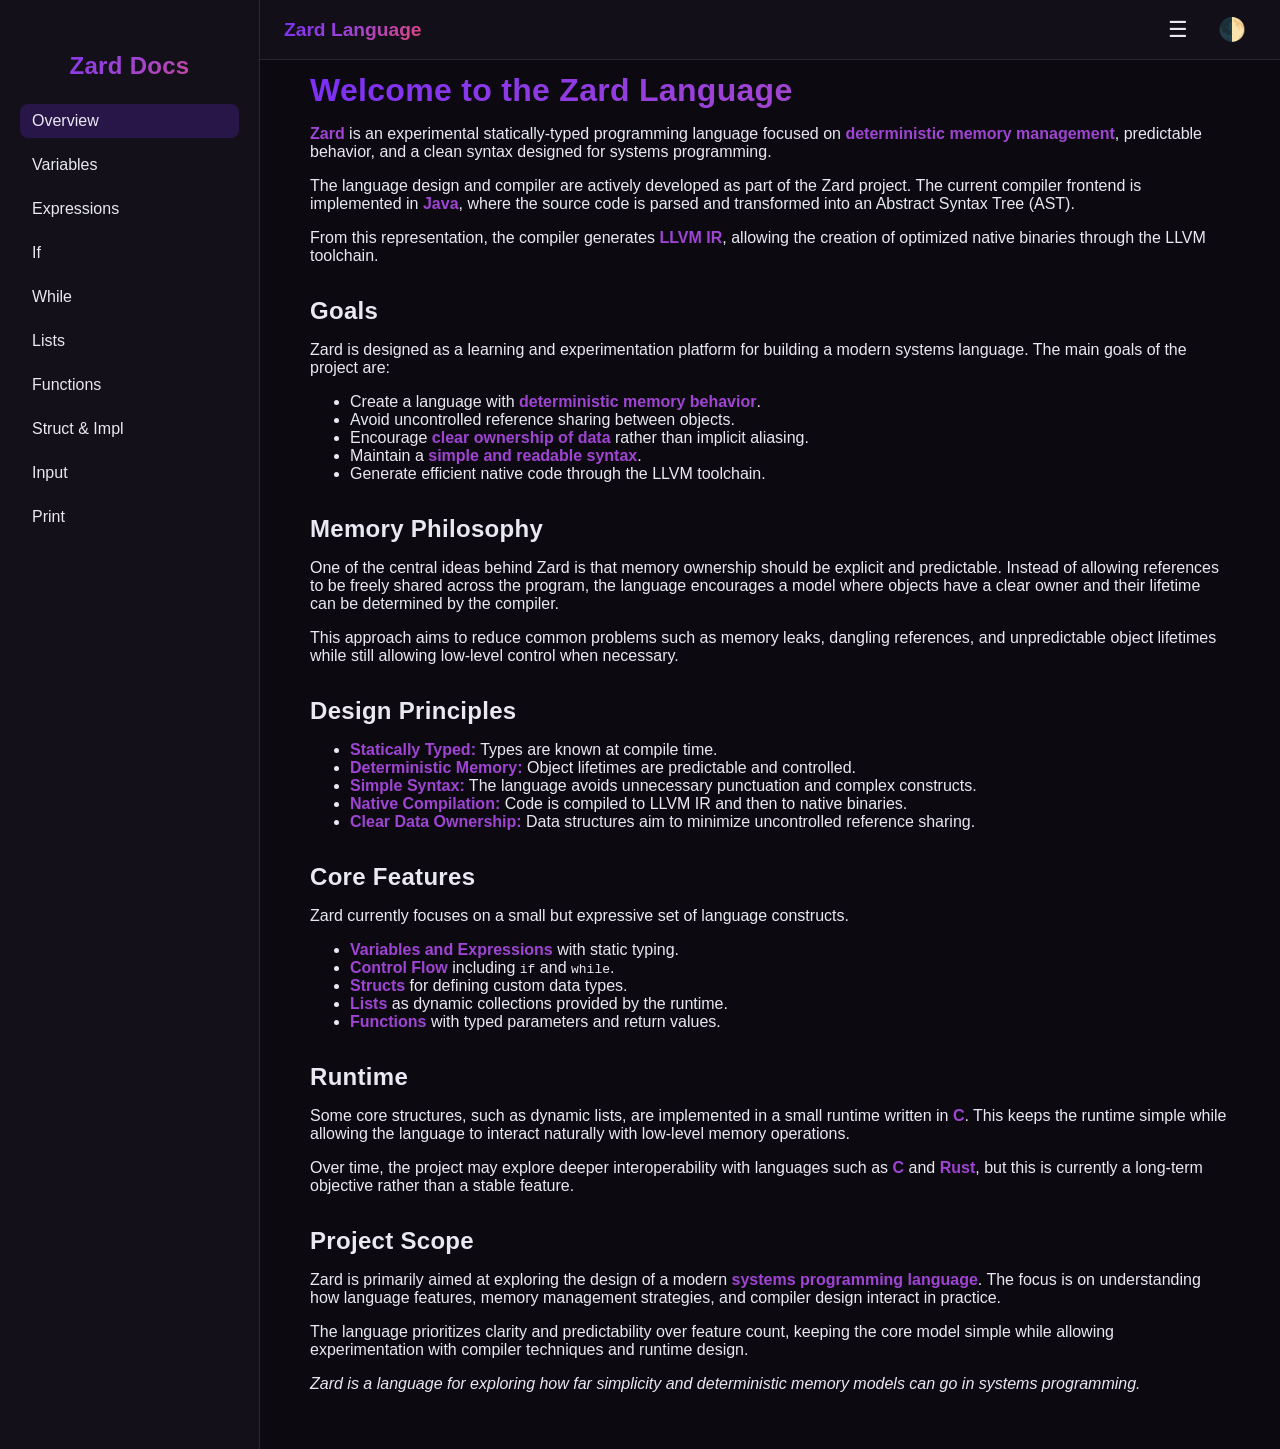
<file: index.html>
<!DOCTYPE html>

<html lang="en">
<head>
<meta charset="UTF-8">
<meta name="viewport" content="width=device-width, initial-scale=1.0">
<title>Zard Language — Overview</title>
<link rel="stylesheet" href="style.css">
</head>

<body>

<div id="sidebar">
<h2>Zard Docs</h2>
<a href="index.html" style="background: rgba(123,47,247,0.2);">Overview</a>
<a href="variables.html">Variables</a>
<a href="expression.html">Expressions</a>
<a href="if.html">If</a>
<a href="while.html">While</a>
<a href="lists.html">Lists</a>
<a href="function.html">Functions</a>
<a href="structs.html">Struct & Impl</a>
<a href="input.html">Input</a>
<a href="print.html">Print</a>
</div>

<div id="content">

<div id="topbar">
<div id="logo">Zard Language</div>
<div class="top-buttons">
<button id="toggleSidebar">☰</button>
<button id="toggleTheme">🌓</button>
</div>
</div>

<section id="overview">

<h1>Welcome to the Zard Language</h1>

<p>
<strong>Zard</strong> is an experimental statically-typed programming language focused on
<strong>deterministic memory management</strong>, predictable behavior, and a clean syntax
designed for systems programming.
</p>

<p>
The language design and compiler are actively developed as part of the Zard project.
The current compiler frontend is implemented in <strong>Java</strong>, where the source code
is parsed and transformed into an Abstract Syntax Tree (AST).
</p>

<p>
From this representation, the compiler generates <strong>LLVM IR</strong>, allowing the
creation of optimized native binaries through the LLVM toolchain.
</p>

<h2>Goals</h2>

<p>
Zard is designed as a learning and experimentation platform for building a modern
systems language. The main goals of the project are:
</p>

<ul>
<li>Create a language with <strong>deterministic memory behavior</strong>.</li>
<li>Avoid uncontrolled reference sharing between objects.</li>
<li>Encourage <strong>clear ownership of data</strong> rather than implicit aliasing.</li>
<li>Maintain a <strong>simple and readable syntax</strong>.</li>
<li>Generate efficient native code through the LLVM toolchain.</li>
</ul>

<h2>Memory Philosophy</h2>

<p>
One of the central ideas behind Zard is that memory ownership should be explicit
and predictable. Instead of allowing references to be freely shared across the
program, the language encourages a model where objects have a clear owner and
their lifetime can be determined by the compiler.
</p>

<p>
This approach aims to reduce common problems such as memory leaks, dangling
references, and unpredictable object lifetimes while still allowing low-level
control when necessary.
</p>

<h2>Design Principles</h2>

<ul>
<li><strong>Statically Typed:</strong> Types are known at compile time.</li>
<li><strong>Deterministic Memory:</strong> Object lifetimes are predictable and controlled.</li>
<li><strong>Simple Syntax:</strong> The language avoids unnecessary punctuation and complex constructs.</li>
<li><strong>Native Compilation:</strong> Code is compiled to LLVM IR and then to native binaries.</li>
<li><strong>Clear Data Ownership:</strong> Data structures aim to minimize uncontrolled reference sharing.</li>
</ul>

<h2>Core Features</h2>

<p>
Zard currently focuses on a small but expressive set of language constructs.
</p>

<ul>
<li><strong>Variables and Expressions</strong> with static typing.</li>
<li><strong>Control Flow</strong> including <code>if</code> and <code>while</code>.</li>
<li><strong>Structs</strong> for defining custom data types.</li>
<li><strong>Lists</strong> as dynamic collections provided by the runtime.</li>
<li><strong>Functions</strong> with typed parameters and return values.</li>
</ul>

<h2>Runtime</h2>

<p>
Some core structures, such as dynamic lists, are implemented in a small runtime
written in <strong>C</strong>. This keeps the runtime simple while allowing the language
to interact naturally with low-level memory operations.
</p>

<p>
Over time, the project may explore deeper interoperability with languages such
as <strong>C</strong> and <strong>Rust</strong>, but this is currently a long-term objective rather
than a stable feature.
</p>

<h2>Project Scope</h2>

<p>
Zard is primarily aimed at exploring the design of a modern
<strong>systems programming language</strong>. The focus is on understanding how
language features, memory management strategies, and compiler design interact
in practice.
</p>

<p>
The language prioritizes clarity and predictability over feature count,
keeping the core model simple while allowing experimentation with compiler
techniques and runtime design.
</p>

<p><em>Zard is a language for exploring how far simplicity and deterministic
memory models can go in systems programming.</em></p>

</section>

</div>

<script src="script.js"></script>

</body>
</html>
</file>
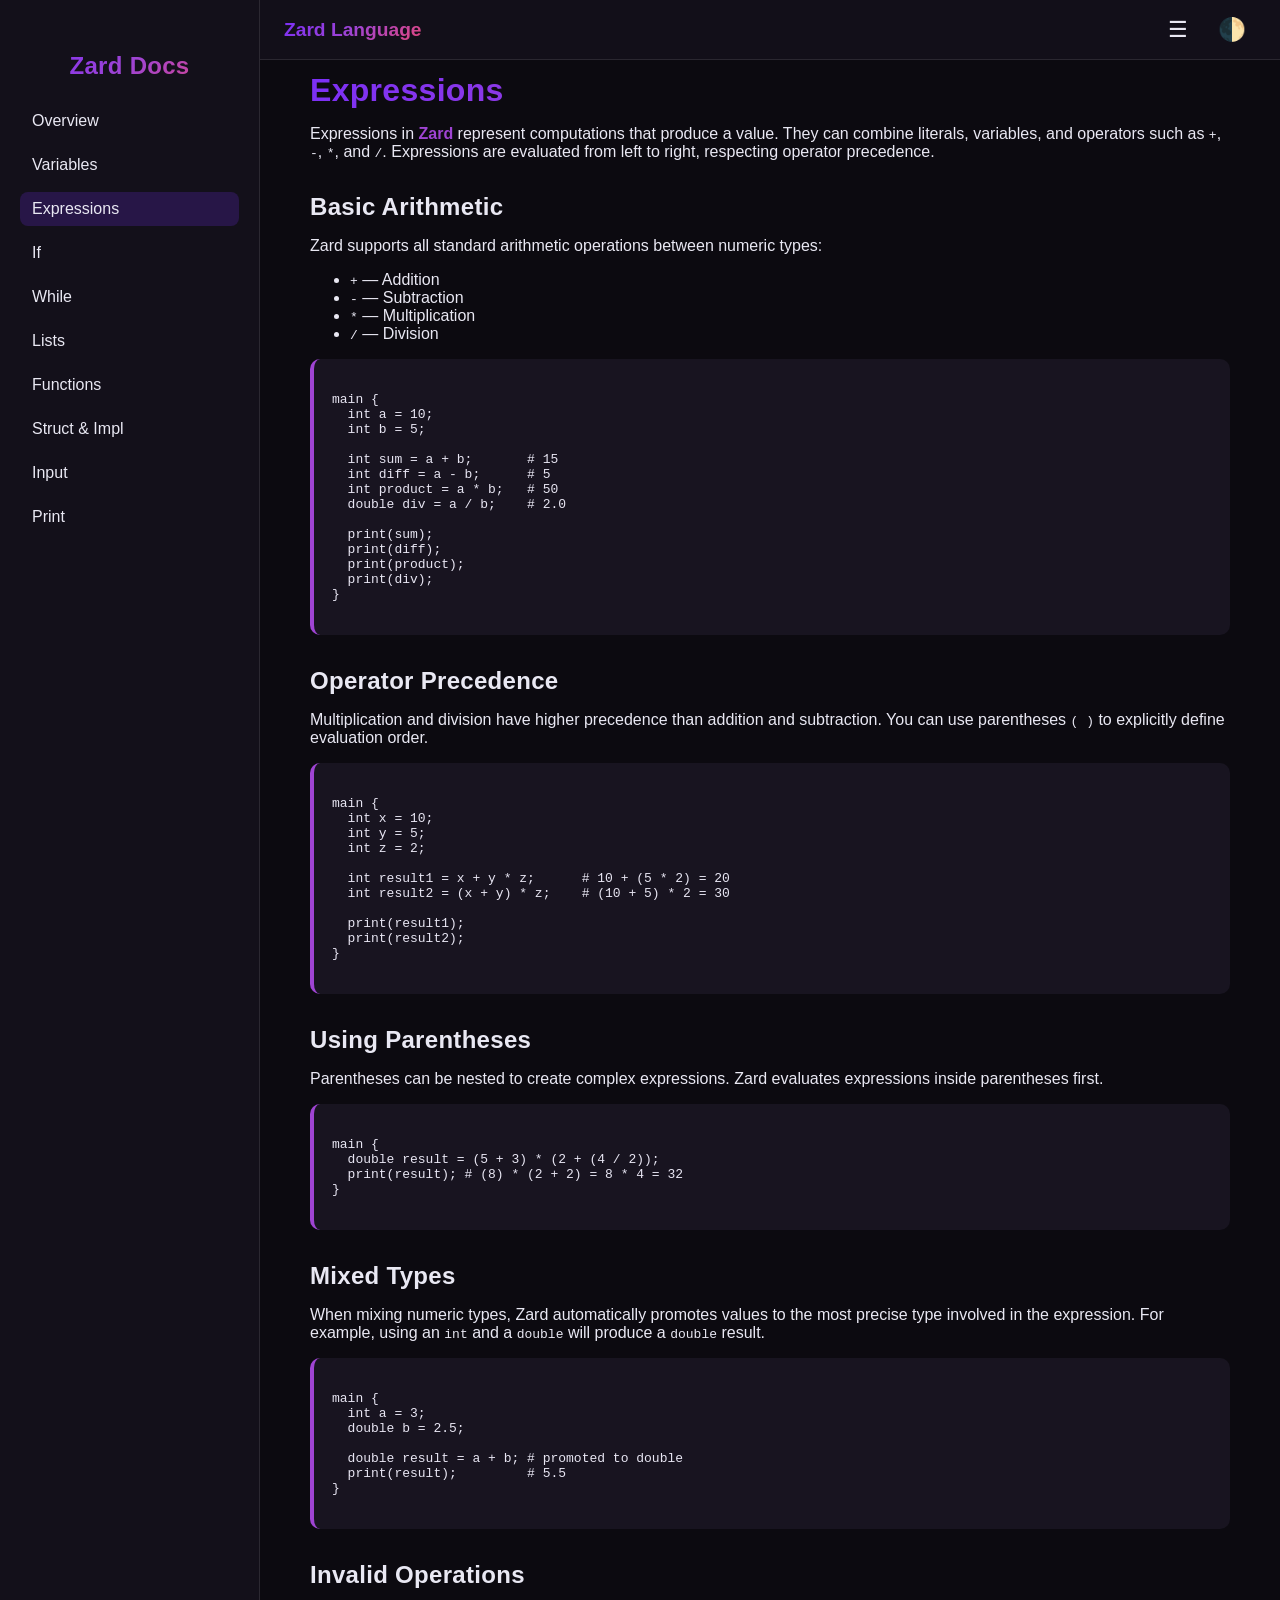
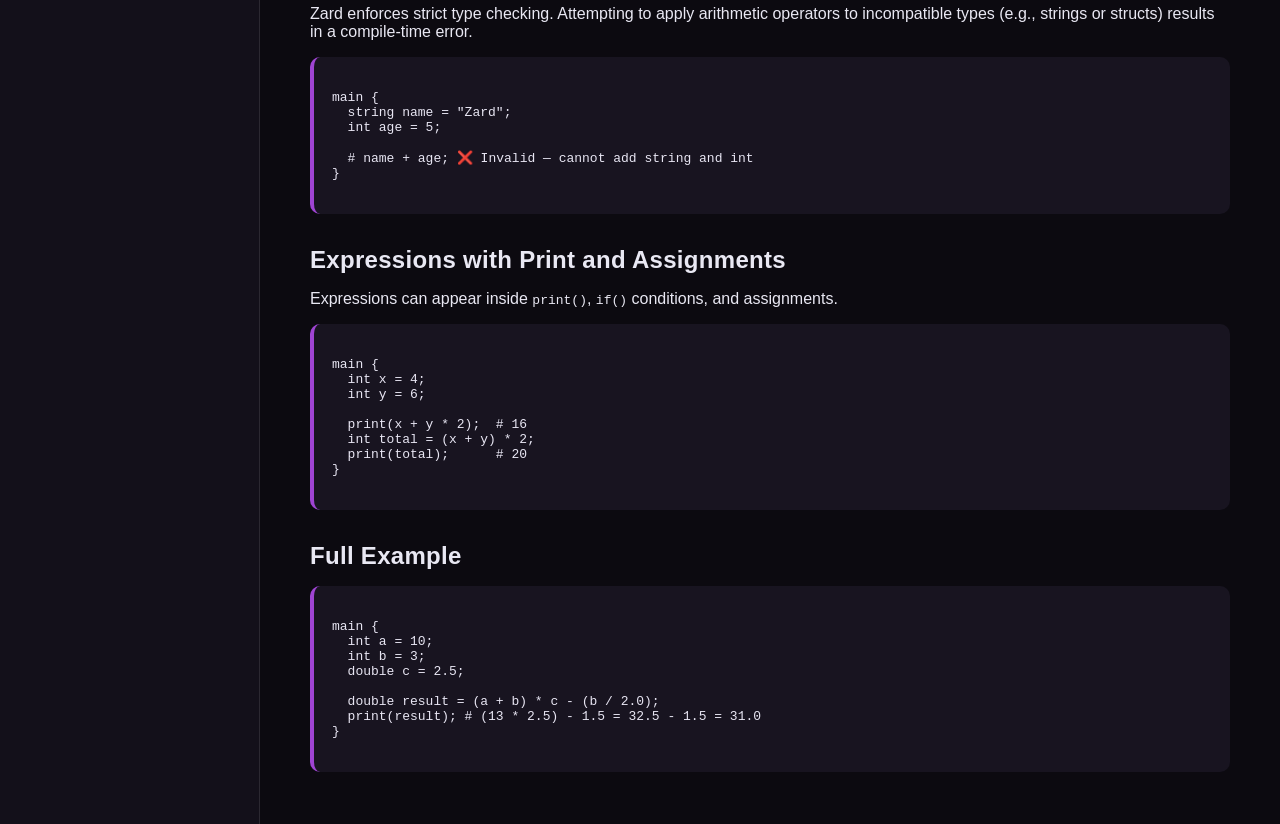
<file: expression.html>
<!DOCTYPE html>
<html lang="en">
<head>
  <meta charset="UTF-8">
  <meta name="viewport" content="width=device-width, initial-scale=1.0">
  <title>Zard Language — Expressions</title>
  <link rel="stylesheet" href="style.css">
</head>
<body>
  <div id="sidebar">
    <h2>Zard Docs</h2>
    <a href="index.html">Overview</a>
    <a href="variables.html">Variables</a>
    <a href="expression.html" style="background: rgba(123,47,247,0.2);">Expressions</a>
    <a href="if.html">If</a>
    <a href="while.html">While</a>
    <a href="lists.html">Lists</a>
    <a href="function.html">Functions</a>
     <a href="structs.html">Struct & Impl</a>
    <a href="input.html">Input</a>
    <a href="print.html">Print</a>
  </div>

  <div id="content">
    <div id="topbar">
      <div id="logo">Zard Language</div>
      <div class="top-buttons">
        <button id="toggleSidebar">☰</button>
        <button id="toggleTheme">🌓</button>
      </div>
    </div>

    <section id="expressions">
      <h1>Expressions</h1>
      <p>
        Expressions in <strong>Zard</strong> represent computations that produce a value.  
        They can combine literals, variables, and operators such as <code>+</code>, <code>-</code>, <code>*</code>, and <code>/</code>.  
        Expressions are evaluated from left to right, respecting operator precedence.
      </p>

      <h2>Basic Arithmetic</h2>
      <p>
        Zard supports all standard arithmetic operations between numeric types:
      </p>
      <ul>
        <li><code>+</code> — Addition</li>
        <li><code>-</code> — Subtraction</li>
        <li><code>*</code> — Multiplication</li>
        <li><code>/</code> — Division</li>
      </ul>

      <pre><code class="language-zard">
main {
  int a = 10;
  int b = 5;

  int sum = a + b;       # 15
  int diff = a - b;      # 5
  int product = a * b;   # 50
  double div = a / b;    # 2.0

  print(sum);
  print(diff);
  print(product);
  print(div);
}
      </code></pre>

      <h2>Operator Precedence</h2>
      <p>
        Multiplication and division have higher precedence than addition and subtraction.  
        You can use parentheses <code>( )</code> to explicitly define evaluation order.
      </p>
      <pre><code class="language-zard">
main {
  int x = 10;
  int y = 5;
  int z = 2;

  int result1 = x + y * z;      # 10 + (5 * 2) = 20
  int result2 = (x + y) * z;    # (10 + 5) * 2 = 30

  print(result1);
  print(result2);
}
      </code></pre>

      <h2>Using Parentheses</h2>
      <p>
        Parentheses can be nested to create complex expressions.  
        Zard evaluates expressions inside parentheses first.
      </p>
      <pre><code class="language-zard">
main {
  double result = (5 + 3) * (2 + (4 / 2));
  print(result); # (8) * (2 + 2) = 8 * 4 = 32
}
      </code></pre>

      <h2>Mixed Types</h2>
      <p>
        When mixing numeric types, Zard automatically promotes values to the most precise type involved in the expression.  
        For example, using an <code>int</code> and a <code>double</code> will produce a <code>double</code> result.
      </p>
      <pre><code class="language-zard">
main {
  int a = 3;
  double b = 2.5;

  double result = a + b; # promoted to double
  print(result);         # 5.5
}
      </code></pre>

      <h2>Invalid Operations</h2>
      <p>
        Zard enforces strict type checking.  
        Attempting to apply arithmetic operators to incompatible types (e.g., strings or structs) results in a compile-time error.
      </p>
      <pre><code class="language-zard">
main {
  string name = "Zard";
  int age = 5;

  # name + age; ❌ Invalid — cannot add string and int
}
      </code></pre>

      <h2>Expressions with Print and Assignments</h2>
      <p>
        Expressions can appear inside <code>print()</code>, <code>if()</code> conditions, and assignments.
      </p>
      <pre><code class="language-zard">
main {
  int x = 4;
  int y = 6;

  print(x + y * 2);  # 16
  int total = (x + y) * 2;
  print(total);      # 20
}
      </code></pre>

      <h2>Full Example</h2>
      <pre><code class="language-zard">
main {
  int a = 10;
  int b = 3;
  double c = 2.5;

  double result = (a + b) * c - (b / 2.0);
  print(result); # (13 * 2.5) - 1.5 = 32.5 - 1.5 = 31.0
}
      </code></pre>
    </section>
  </div>

  <script src="script.js"></script>
</body>
</html>
</file>
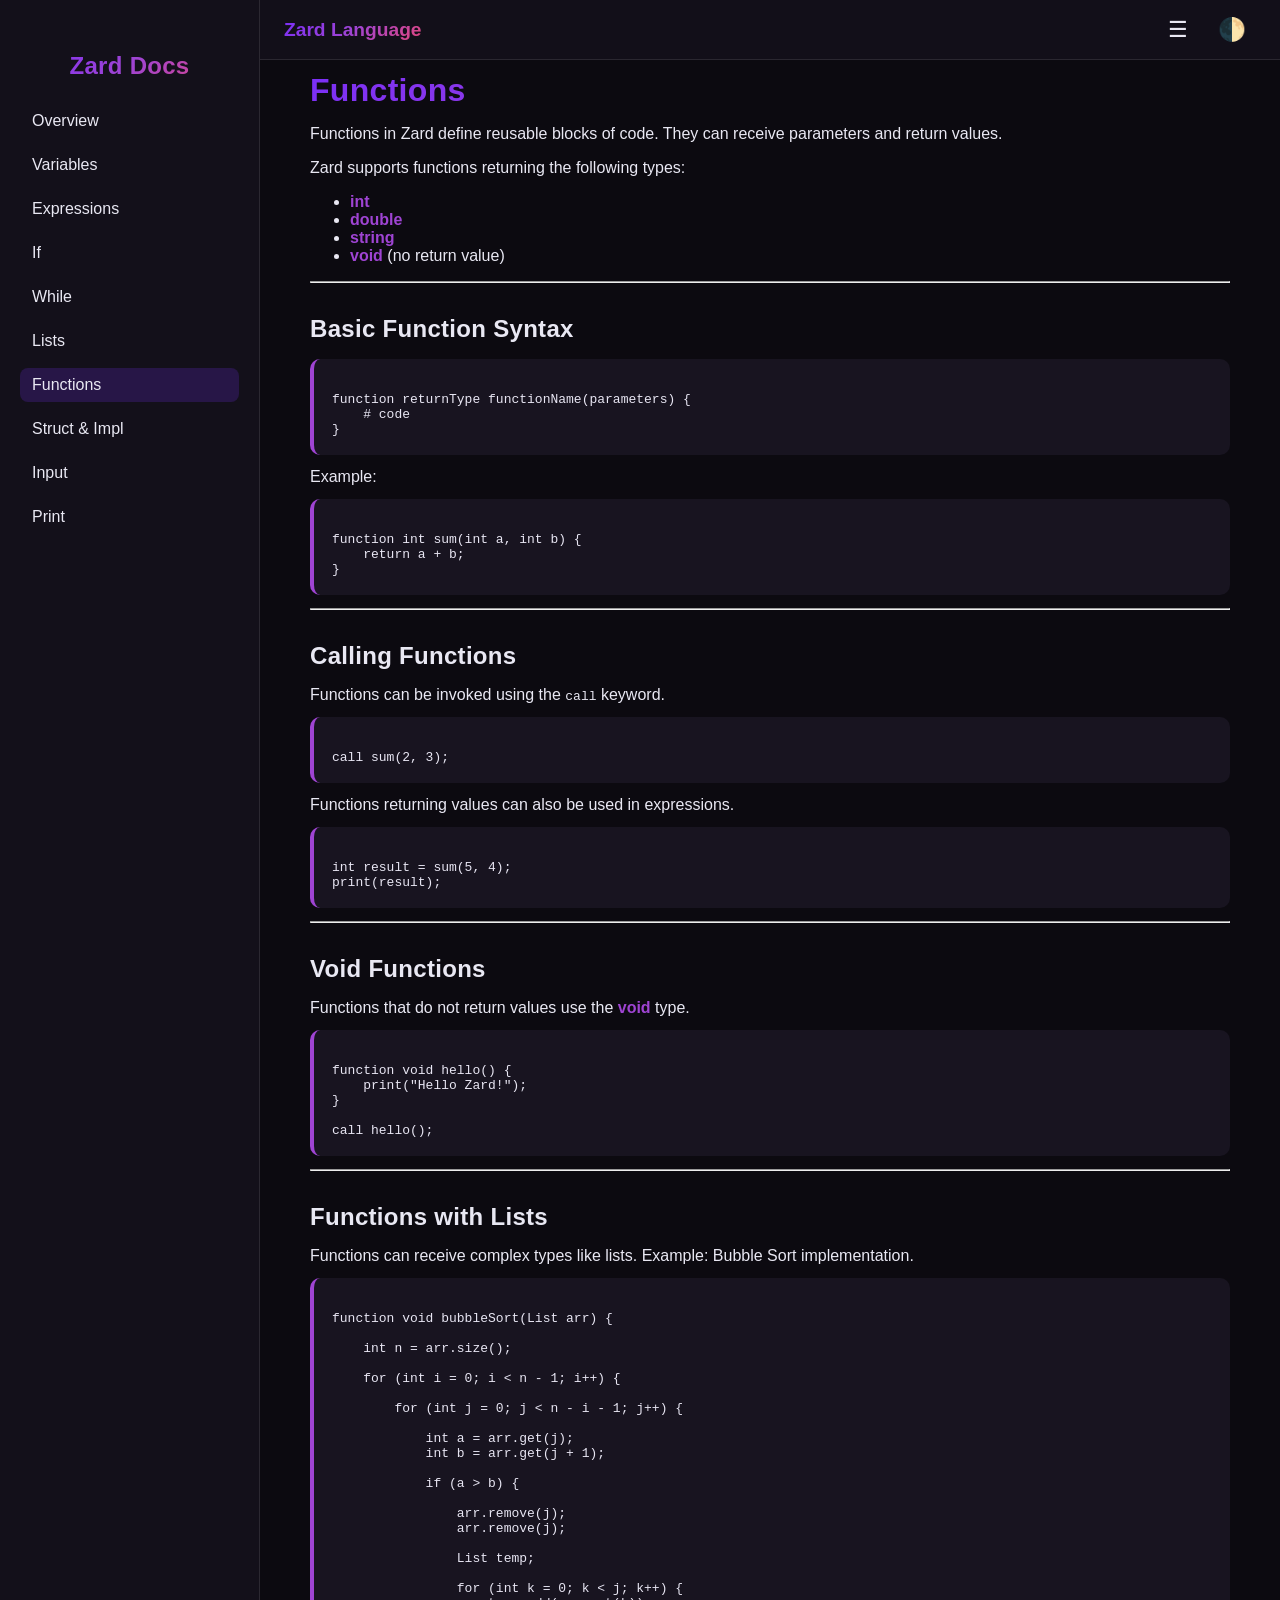
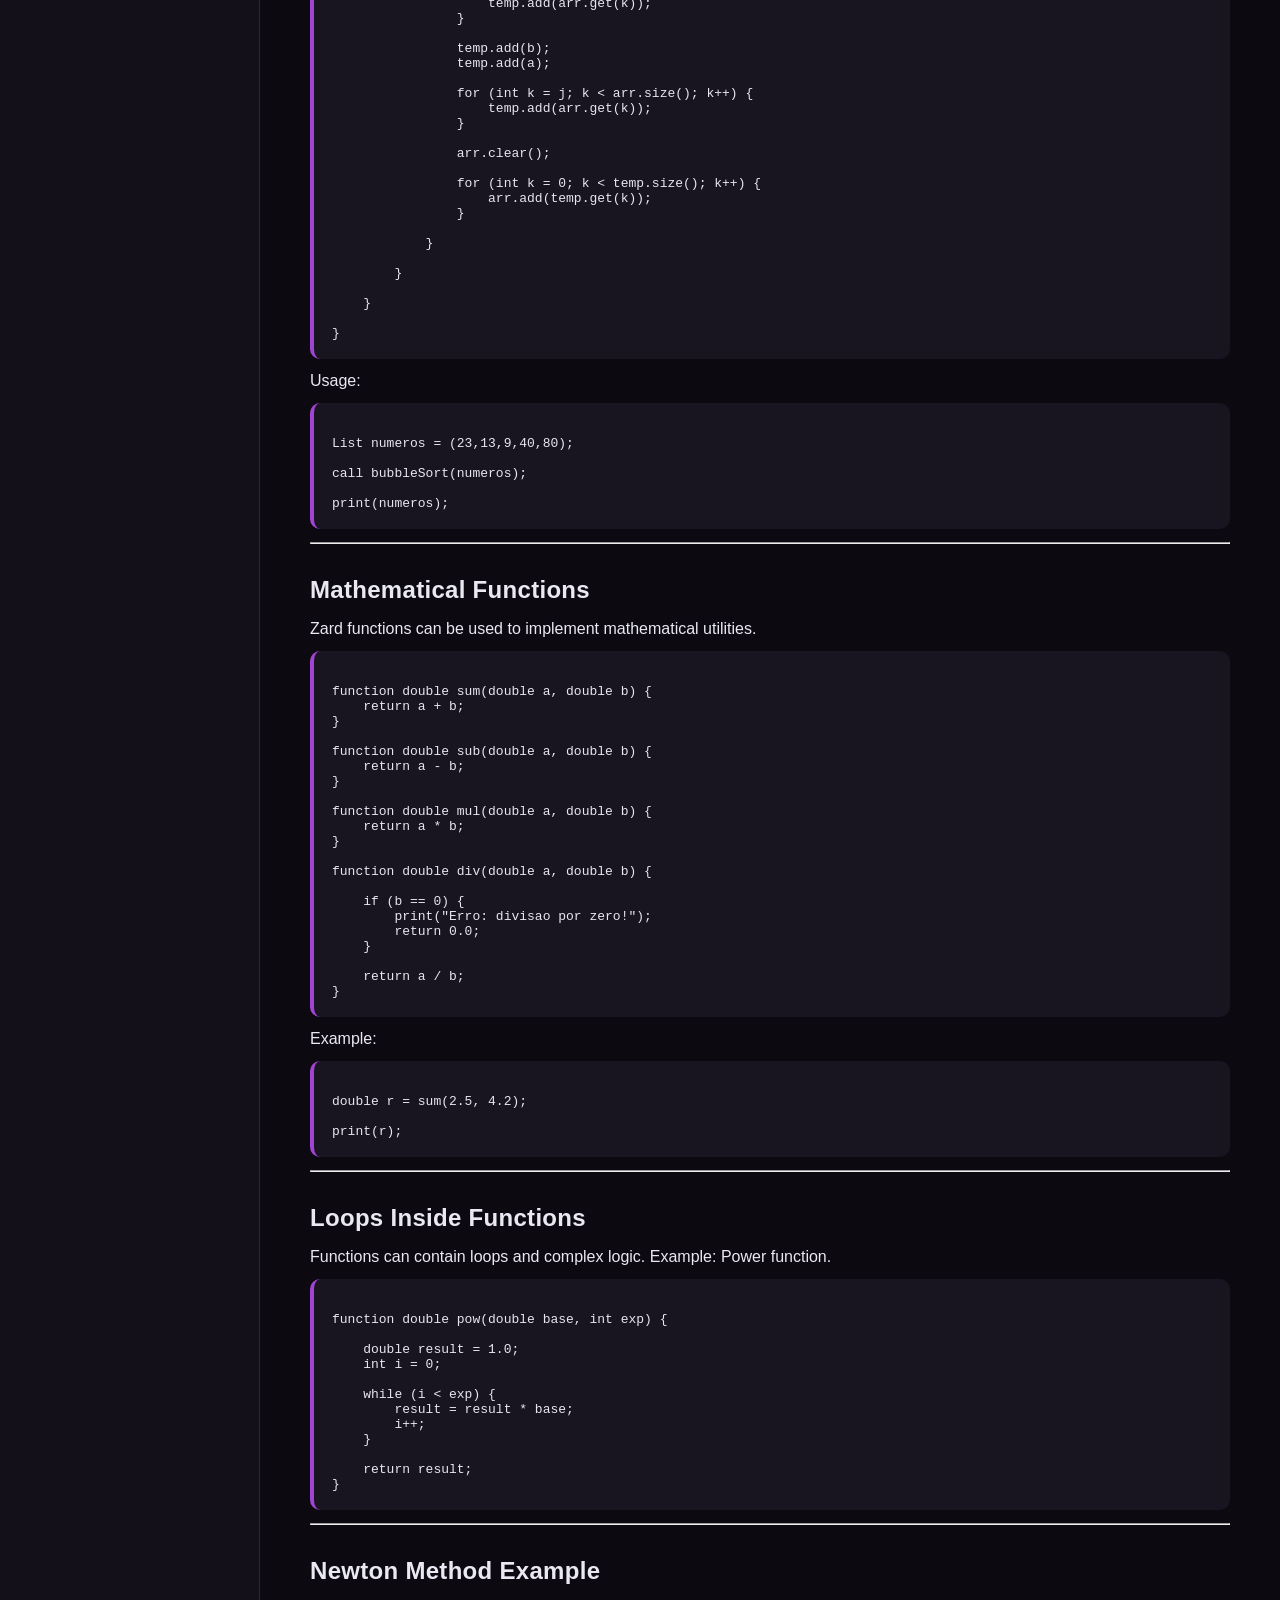
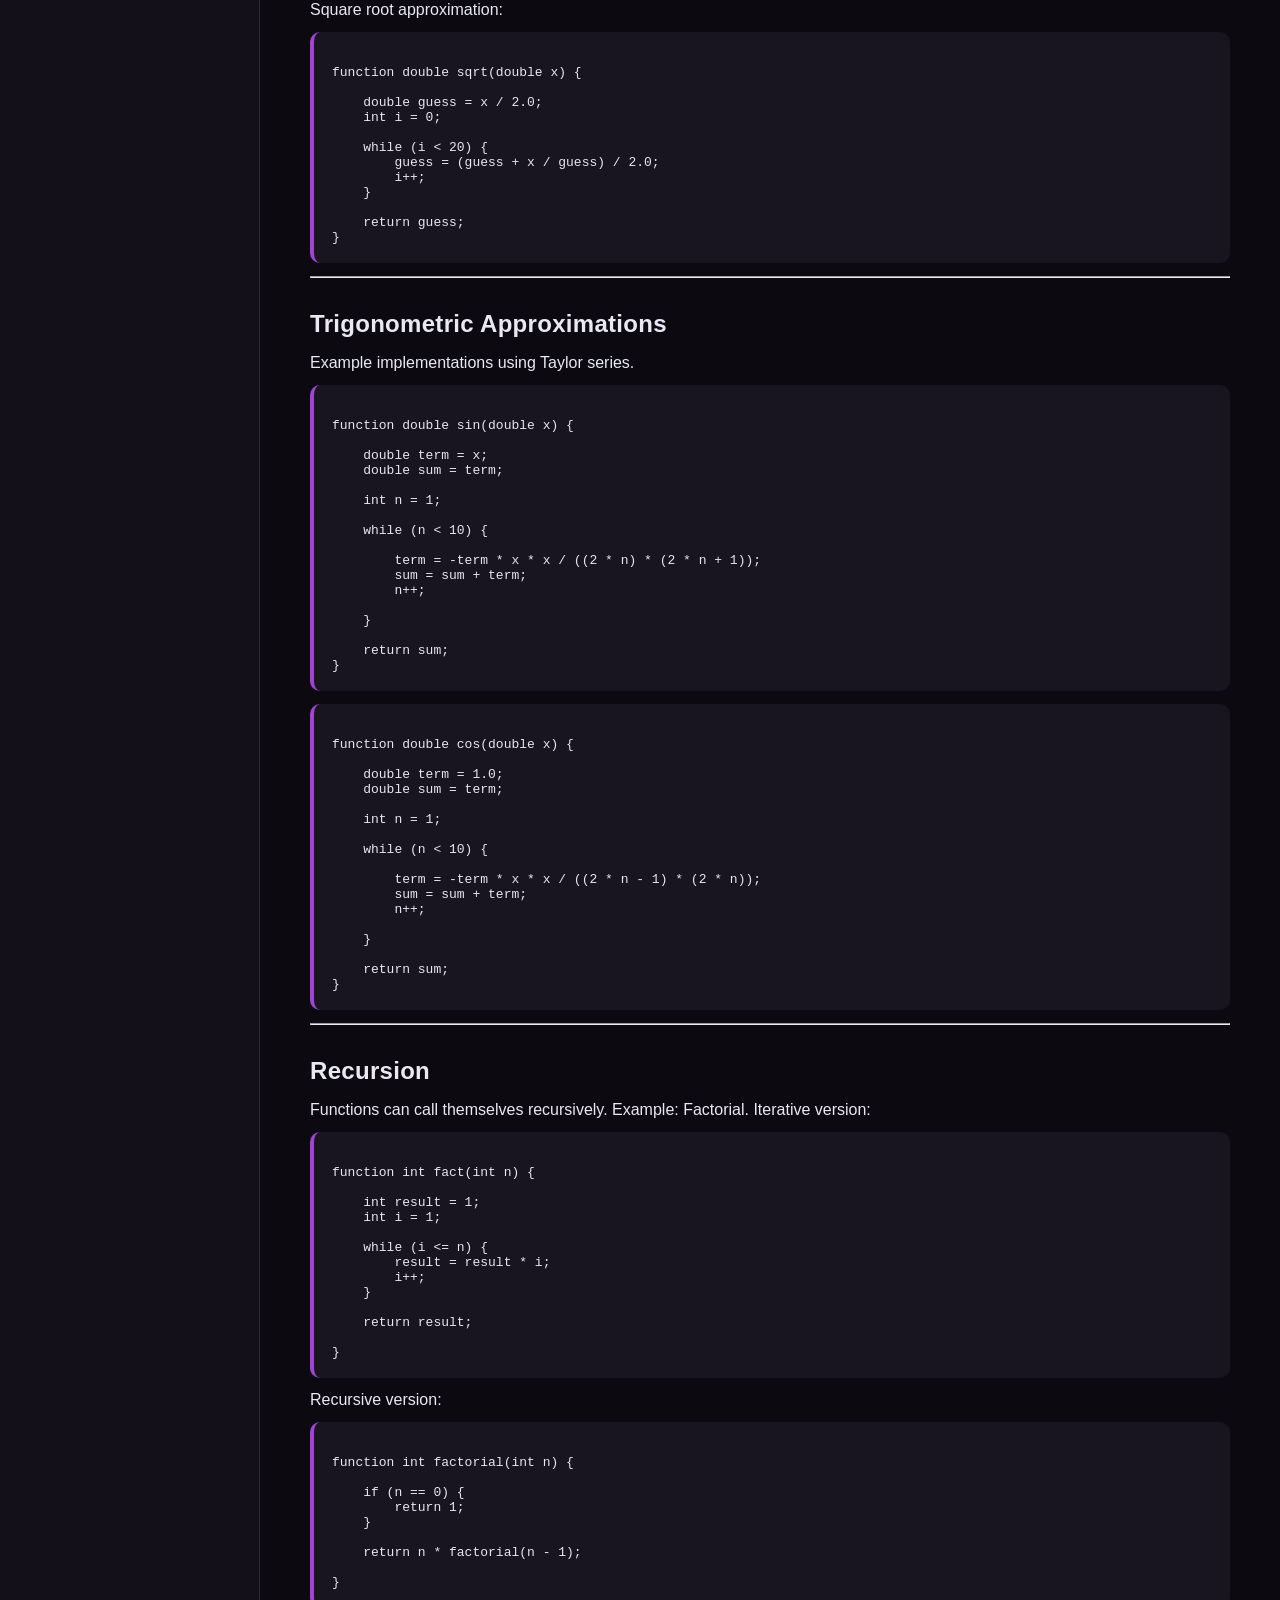
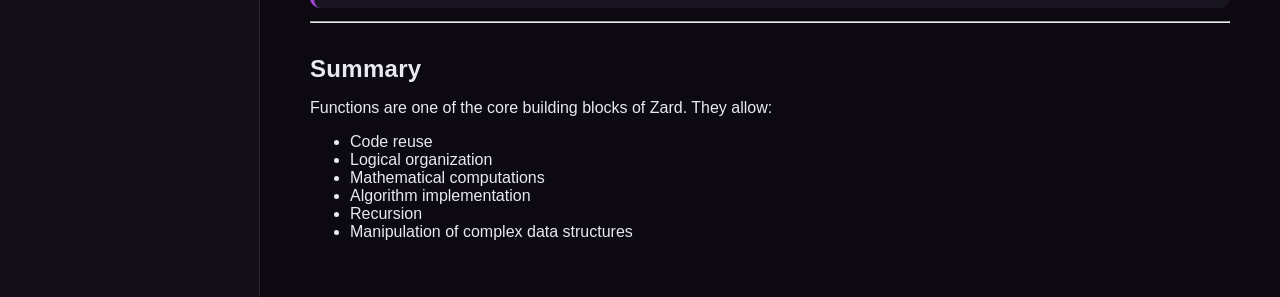
<file: function.html>
<!DOCTYPE html>

<html lang="en">

<head>
<meta charset="UTF-8">
<meta name="viewport" content="width=device-width, initial-scale=1.0">
<title>Zard Language — Functions</title>
<link rel="stylesheet" href="style.css">
</head>

<body>

<div id="sidebar">
<h2>Zard Docs</h2>
<a href="index.html">Overview</a>
<a href="variables.html">Variables</a>
<a href="expression.html">Expressions</a>
<a href="if.html">If</a>
<a href="while.html">While</a>
<a href="lists.html">Lists</a>
<a href="functions.html" style="background: rgba(123,47,247,0.2);">Functions</a>
<a href="structs.html">Struct & Impl</a>
<a href="input.html">Input</a>
<a href="print.html">Print</a>
</div>

<div id="content">

<div id="topbar">
<div id="logo">Zard Language</div>

<div class="top-buttons">
<button id="toggleSidebar">☰</button>
<button id="toggleTheme">🌓</button>
</div>
</div>

<section>

<h1>Functions</h1>

<p>
Functions in Zard define reusable blocks of code.  
They can receive parameters and return values.
</p>

<p>
Zard supports functions returning the following types:
</p>

<ul>
<li><strong>int</strong></li>
<li><strong>double</strong></li>
<li><strong>string</strong></li>
<li><strong>void</strong> (no return value)</li>
</ul>

<hr>

<h2>Basic Function Syntax</h2>

<pre><code class="language-zard">
function returnType functionName(parameters) {
    # code
}
</code></pre>

Example:

<pre><code class="language-zard">
function int sum(int a, int b) {
    return a + b;
}
</code></pre>

<hr>

<h2>Calling Functions</h2>

Functions can be invoked using the <code>call</code> keyword.

<pre><code class="language-zard">
call sum(2, 3);
</code></pre>

Functions returning values can also be used in expressions.

<pre><code class="language-zard">
int result = sum(5, 4);
print(result);
</code></pre>

<hr>

<h2>Void Functions</h2>

Functions that do not return values use the <strong>void</strong> type.

<pre><code class="language-zard">
function void hello() {
    print("Hello Zard!");
}

call hello();
</code></pre>

<hr>

<h2>Functions with Lists</h2>

Functions can receive complex types like lists.

Example: Bubble Sort implementation.

<pre><code class="language-zard">
function void bubbleSort(List<int> arr) {

    int n = arr.size();

    for (int i = 0; i < n - 1; i++) {

        for (int j = 0; j < n - i - 1; j++) {

            int a = arr.get(j);
            int b = arr.get(j + 1);

            if (a > b) {

                arr.remove(j);
                arr.remove(j);

                List<int> temp;

                for (int k = 0; k < j; k++) {
                    temp.add(arr.get(k));
                }

                temp.add(b);
                temp.add(a);

                for (int k = j; k < arr.size(); k++) {
                    temp.add(arr.get(k));
                }

                arr.clear();

                for (int k = 0; k < temp.size(); k++) {
                    arr.add(temp.get(k));
                }

            }

        }

    }

}
</code></pre>

Usage:

<pre><code class="language-zard">
List numeros = (23,13,9,40,80);

call bubbleSort(numeros);

print(numeros);
</code></pre>

<hr>

<h2>Mathematical Functions</h2>

Zard functions can be used to implement mathematical utilities.

<pre><code class="language-zard">
function double sum(double a, double b) {
    return a + b;
}

function double sub(double a, double b) {
    return a - b;
}

function double mul(double a, double b) {
    return a * b;
}

function double div(double a, double b) {

    if (b == 0) {
        print("Erro: divisao por zero!");
        return 0.0;
    }

    return a / b;
}
</code></pre>

Example:

<pre><code class="language-zard">
double r = sum(2.5, 4.2);

print(r);
</code></pre>

<hr>

<h2>Loops Inside Functions</h2>

Functions can contain loops and complex logic.

Example: Power function.

<pre><code class="language-zard">
function double pow(double base, int exp) {

    double result = 1.0;
    int i = 0;

    while (i < exp) {
        result = result * base;
        i++;
    }

    return result;
}
</code></pre>

<hr>

<h2>Newton Method Example</h2>

Square root approximation:

<pre><code class="language-zard">
function double sqrt(double x) {

    double guess = x / 2.0;
    int i = 0;

    while (i < 20) {
        guess = (guess + x / guess) / 2.0;
        i++;
    }

    return guess;
}
</code></pre>

<hr>

<h2>Trigonometric Approximations</h2>

Example implementations using Taylor series.

<pre><code class="language-zard">
function double sin(double x) {

    double term = x;
    double sum = term;

    int n = 1;

    while (n < 10) {

        term = -term * x * x / ((2 * n) * (2 * n + 1));
        sum = sum + term;
        n++;

    }

    return sum;
}
</code></pre>

<pre><code class="language-zard">
function double cos(double x) {

    double term = 1.0;
    double sum = term;

    int n = 1;

    while (n < 10) {

        term = -term * x * x / ((2 * n - 1) * (2 * n));
        sum = sum + term;
        n++;

    }

    return sum;
}
</code></pre>

<hr>

<h2>Recursion</h2>

Functions can call themselves recursively.

Example: Factorial.

Iterative version:

<pre><code class="language-zard">
function int fact(int n) {

    int result = 1;
    int i = 1;

    while (i <= n) {
        result = result * i;
        i++;
    }

    return result;

}
</code></pre>

Recursive version:

<pre><code class="language-zard">
function int factorial(int n) {

    if (n == 0) {
        return 1;
    }

    return n * factorial(n - 1);

}
</code></pre>

<hr>

<h2>Summary</h2>

Functions are one of the core building blocks of Zard.

They allow:

<ul>
<li>Code reuse</li>
<li>Logical organization</li>
<li>Mathematical computations</li>
<li>Algorithm implementation</li>
<li>Recursion</li>
<li>Manipulation of complex data structures</li>
</ul>

</section>

</div>

<script src="script.js"></script>

</body>
</html>
</file>
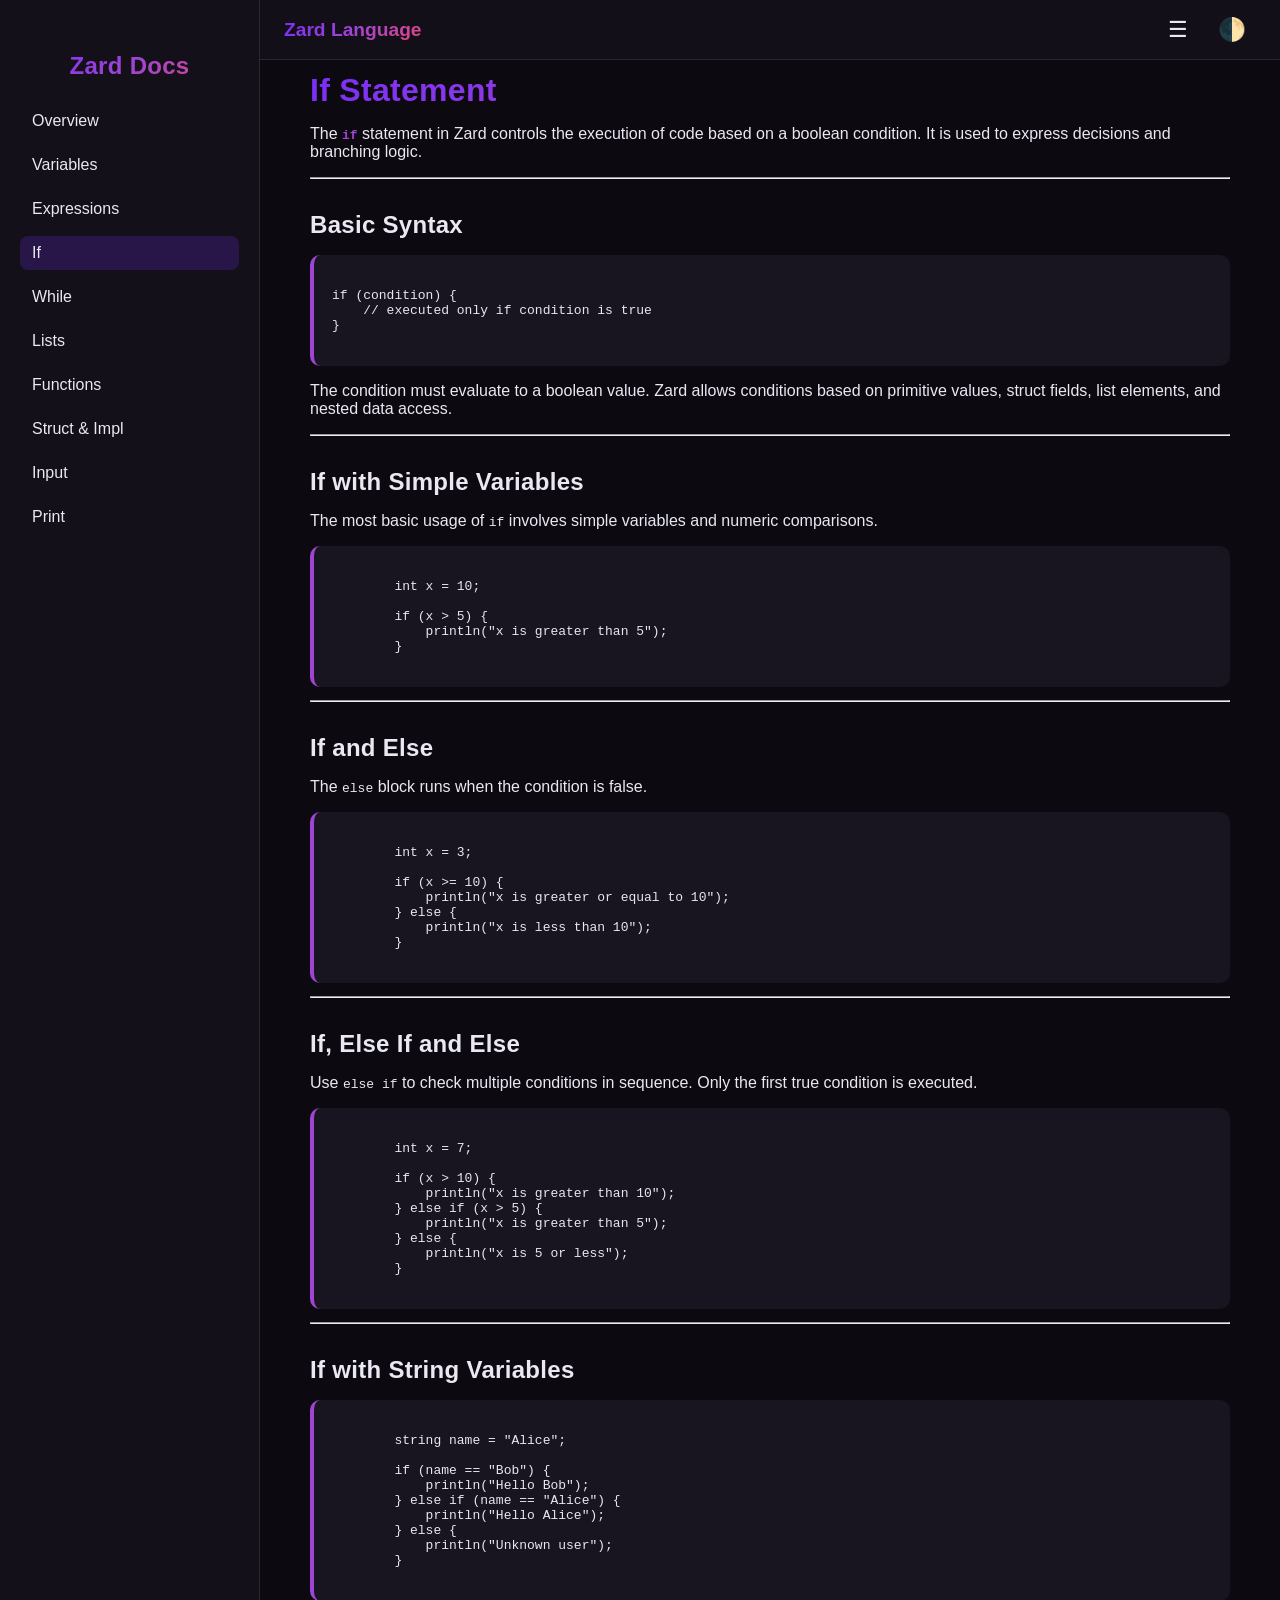
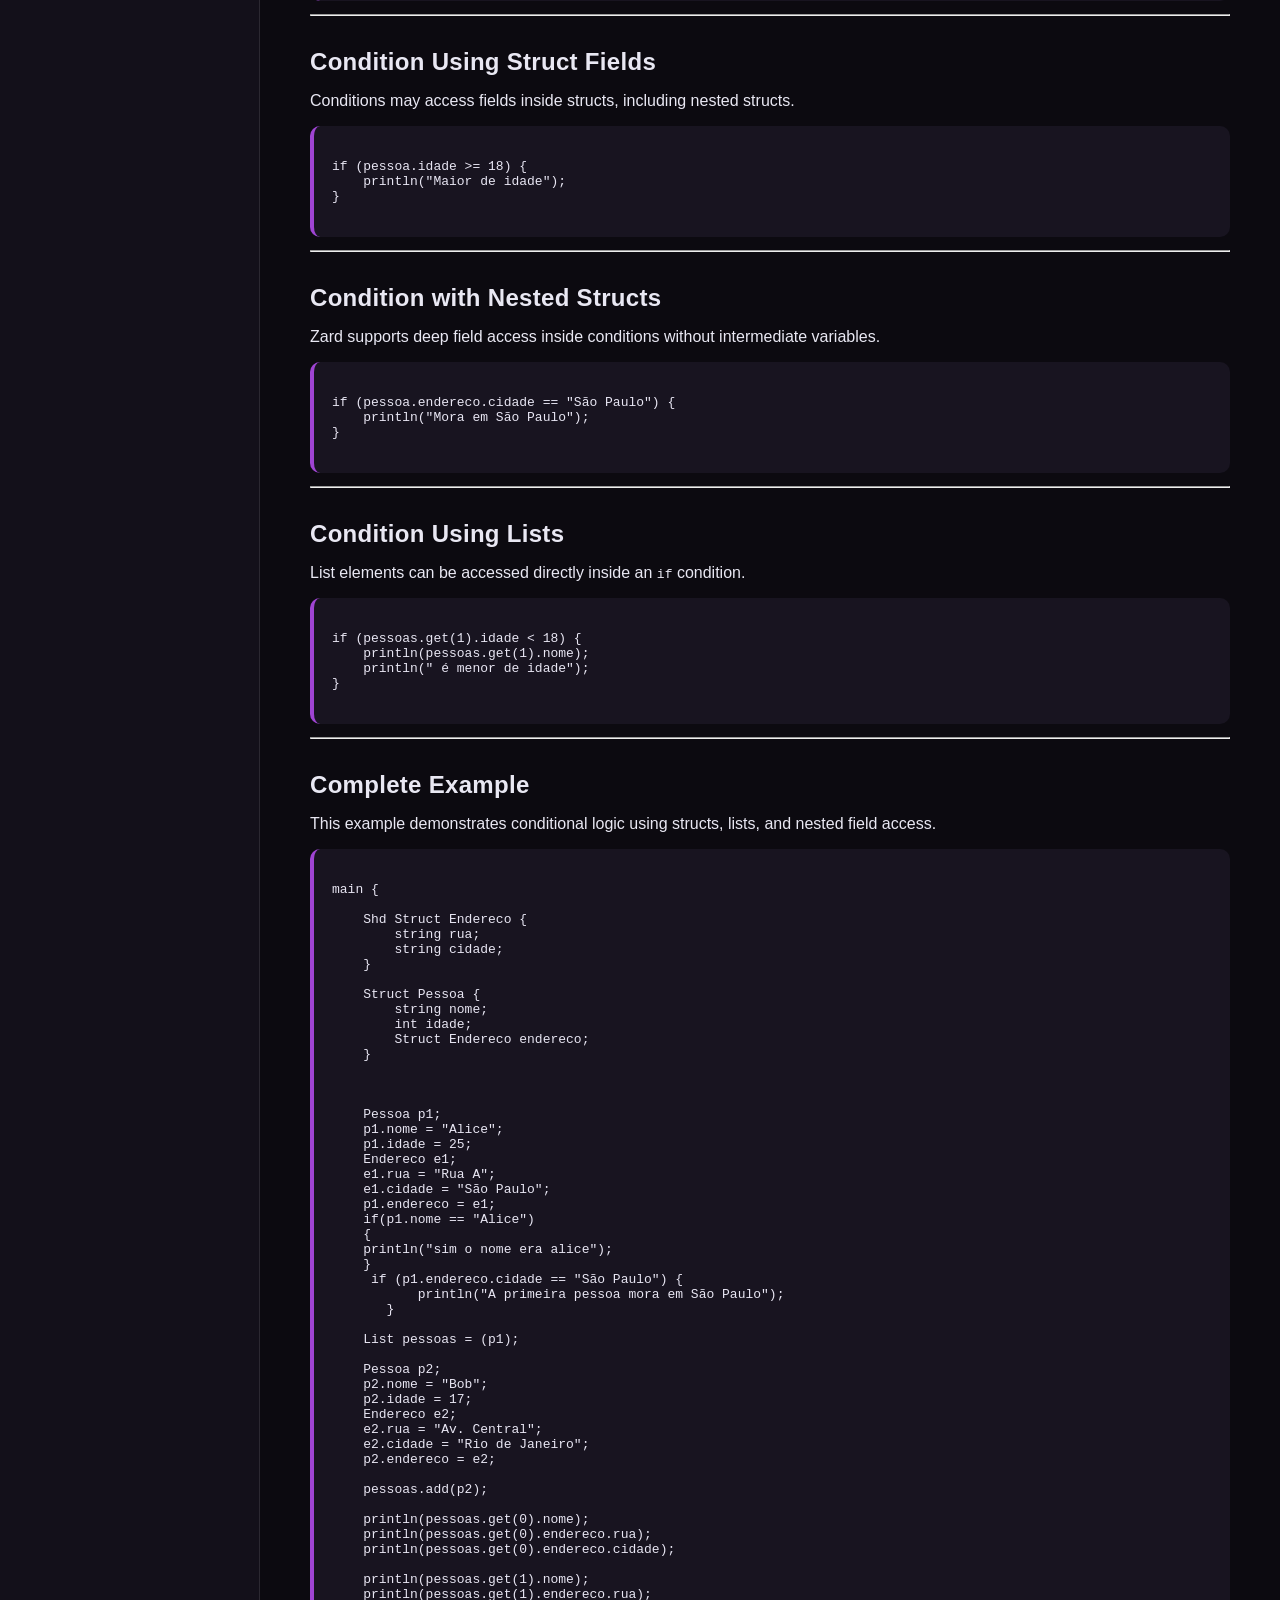
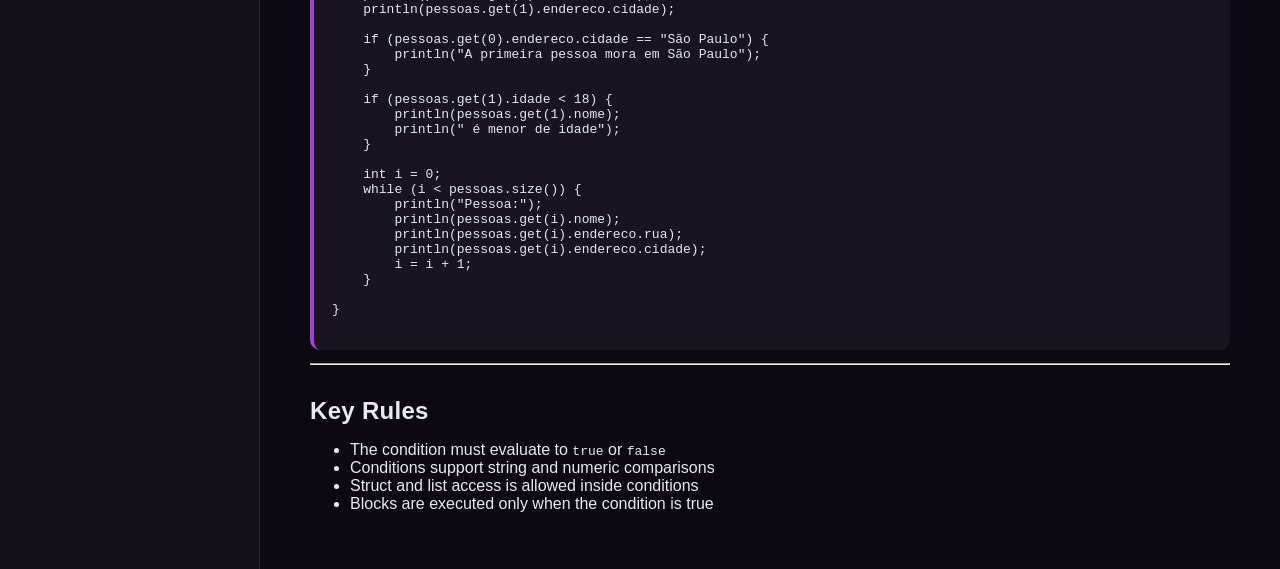
<file: if.html>
<!DOCTYPE html>
<html lang="en">
<head>
  <meta charset="UTF-8">
  <meta name="viewport" content="width=device-width, initial-scale=1.0">
  <title>Zard Language — If</title>
  <link rel="stylesheet" href="style.css">
</head>

<body>

  <div id="sidebar">
    <h2>Zard Docs</h2>
    <a href="index.html">Overview</a>
    <a href="variables.html">Variables</a>
    <a href="expression.html">Expressions</a>
    <a href="if.html" style="background: rgba(123,47,247,0.2);">If</a>
    <a href="while.html">While</a>
    <a href="lists.html">Lists</a>
    <a href="function.html">Functions</a>
    <a href="structs.html">Struct & Impl</a>
    <a href="input.html">Input</a>
    <a href="print.html">Print</a>
  </div>

  <div id="content">
    <div id="topbar">
      <div id="logo">Zard Language</div>
      <div class="top-buttons">
        <button id="toggleSidebar">☰</button>
        <button id="toggleTheme">🌓</button>
      </div>
    </div>

    <section id="if">
      <h1>If Statement</h1>

      <p>
        The <strong><code>if</code></strong> statement in Zard controls the execution of code
        based on a boolean condition.
        It is used to express decisions and branching logic.
      </p>

      <hr>

      <h2>Basic Syntax</h2>

      <pre><code class="language-zard">
if (condition) {
    // executed only if condition is true
}
      </code></pre>

      <p>
        The condition must evaluate to a boolean value.
        Zard allows conditions based on primitive values, struct fields, list elements,
        and nested data access.
      </p>

        <hr>

        <h2>If with Simple Variables</h2>

        <p>
        The most basic usage of <code>if</code> involves simple variables and numeric comparisons.
        </p>

        <pre><code class="language-zard">
        int x = 10;

        if (x > 5) {
            println("x is greater than 5");
        }
        </code></pre>


        <hr>

        <h2>If and Else</h2>

        <p>
        The <code>else</code> block runs when the condition is false.
        </p>

        <pre><code class="language-zard">
        int x = 3;

        if (x >= 10) {
            println("x is greater or equal to 10");
        } else {
            println("x is less than 10");
        }
        </code></pre>


        <hr>

        <h2>If, Else If and Else</h2>

        <p>
        Use <code>else if</code> to check multiple conditions in sequence.
        Only the first true condition is executed.
        </p>

        <pre><code class="language-zard">
        int x = 7;

        if (x > 10) {
            println("x is greater than 10");
        } else if (x > 5) {
            println("x is greater than 5");
        } else {
            println("x is 5 or less");
        }
        </code></pre>

        <hr>

        <h2>If with String Variables</h2>

        <pre><code class="language-zard">
        string name = "Alice";

        if (name == "Bob") {
            println("Hello Bob");
        } else if (name == "Alice") {
            println("Hello Alice");
        } else {
            println("Unknown user");
        }
        </code></pre>


      <hr>

      <h2>Condition Using Struct Fields</h2>

      <p>
        Conditions may access fields inside structs, including nested structs.
      </p>

      <pre><code class="language-zard">
if (pessoa.idade >= 18) {
    println("Maior de idade");
}
      </code></pre>

      <hr>

      <h2>Condition with Nested Structs</h2>

      <p>
        Zard supports deep field access inside conditions without intermediate variables.
      </p>

      <pre><code class="language-zard">
if (pessoa.endereco.cidade == "São Paulo") {
    println("Mora em São Paulo");
}
      </code></pre>

      <hr>

      <h2>Condition Using Lists</h2>

      <p>
        List elements can be accessed directly inside an <code>if</code> condition.
      </p>

      <pre><code class="language-zard">
if (pessoas.get(1).idade < 18) {
    println(pessoas.get(1).nome);
    println(" é menor de idade");
}
      </code></pre>

      <hr>

      <h2>Complete Example</h2>

      <p>
        This example demonstrates conditional logic using structs, lists,
        and nested field access.
      </p>

      <pre><code class="language-zard">
main {

    Shd Struct Endereco {
        string rua;
        string cidade;
    }

    Struct Pessoa {
        string nome;
        int idade;
        Struct Endereco endereco;
    }



    Pessoa p1;
    p1.nome = "Alice";
    p1.idade = 25;
    Endereco e1;
    e1.rua = "Rua A";
    e1.cidade = "São Paulo";
    p1.endereco = e1;
    if(p1.nome == "Alice")
    {
    println("sim o nome era alice");
    }
     if (p1.endereco.cidade == "São Paulo") {
           println("A primeira pessoa mora em São Paulo");
       }
       
    List pessoas = (p1);

    Pessoa p2;
    p2.nome = "Bob";
    p2.idade = 17;
    Endereco e2;
    e2.rua = "Av. Central";
    e2.cidade = "Rio de Janeiro";
    p2.endereco = e2;

    pessoas.add(p2);

    println(pessoas.get(0).nome);
    println(pessoas.get(0).endereco.rua);
    println(pessoas.get(0).endereco.cidade);

    println(pessoas.get(1).nome);
    println(pessoas.get(1).endereco.rua);
    println(pessoas.get(1).endereco.cidade);

    if (pessoas.get(0).endereco.cidade == "São Paulo") {
        println("A primeira pessoa mora em São Paulo");
    }

    if (pessoas.get(1).idade < 18) {
        println(pessoas.get(1).nome);
        println(" é menor de idade");
    }

    int i = 0;
    while (i < pessoas.size()) {
        println("Pessoa:");
        println(pessoas.get(i).nome);
        println(pessoas.get(i).endereco.rua);
        println(pessoas.get(i).endereco.cidade);
        i = i + 1;
    }

}
      </code></pre>

      <hr>

      <h2>Key Rules</h2>

      <ul>
        <li>The condition must evaluate to <code>true</code> or <code>false</code></li>
        <li>Conditions support string and numeric comparisons</li>
        <li>Struct and list access is allowed inside conditions</li>
        <li>Blocks are executed only when the condition is true</li>
      </ul>

    </section>
  </div>

  <script src="script.js"></script>
</body>
</html>
</file>
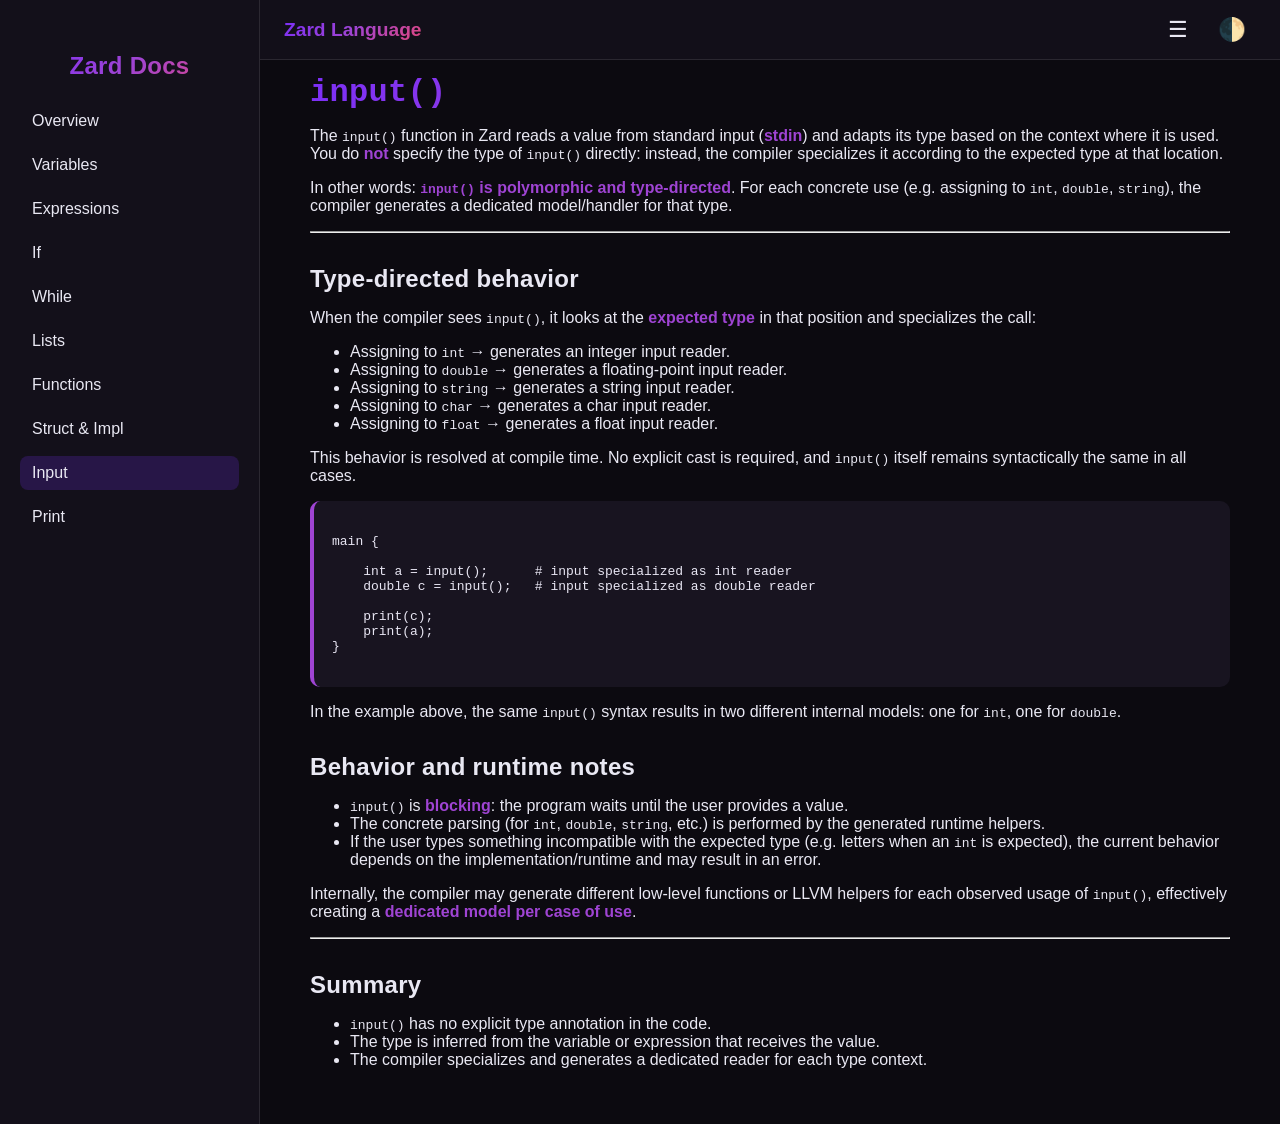
<file: input.html>
<!DOCTYPE html>
<html lang="en">
<head>
  <meta charset="UTF-8">
  <meta
    name="viewport"
    content="width=device-width, initial-scale=1.0">
  <title>Zard Language — Input()</title>
  <link rel="stylesheet" href="style.css">
</head>
<body>

  <div id="sidebar">
    <h2>Zard Docs</h2>
    <a href="index.html">Overview</a>
    <a href="variables.html">Variables</a>
    <a href="expression.html">Expressions</a>
    <a href="if.html">If</a>
    <a href="while.html">While</a>
    <a href="lists.html">Lists</a>
    <a href="function.html">Functions</a>
     <a href="structs.html">Struct & Impl</a>
    <a href="input.html" style="background: rgba(123,47,247,0.2);">Input</a>
    <a href="print.html">Print</a>
  </div>

  <div id="content">
    <div id="topbar">
      <div id="logo">Zard Language</div>
      <div class="top-buttons">
        <button id="toggleSidebar">☰</button>
        <button id="toggleTheme">🌓</button>
      </div>
    </div>

    <section id="input">
      <h1><code>input()</code></h1>

      <p>
        The <code>input()</code> function in Zard reads a value from standard input
        (<strong>stdin</strong>) and adapts its type based on the context where it is used.
        You do <strong>not</strong> specify the type of <code>input()</code> directly:
        instead, the compiler specializes it according to the expected type at that location.
      </p>

      <p>
        In other words:
        <strong><code>input()</code> is polymorphic and type-directed</strong>.  
        For each concrete use (e.g. assigning to <code>int</code>, <code>double</code>, <code>string</code>),
        the compiler generates a dedicated model/handler for that type.
      </p>

      <hr>

      <h2>Type-directed behavior</h2>

      <p>
        When the compiler sees <code>input()</code>, it looks at the
        <strong>expected type</strong> in that position and specializes the call:
      </p>

      <ul>
        <li>Assigning to <code>int</code> → generates an integer input reader.</li>
        <li>Assigning to <code>double</code> → generates a floating-point input reader.</li>
        <li>Assigning to <code>string</code> → generates a string input reader.</li>
        <li>Assigning to <code>char</code> → generates a char input reader.</li>
        <li>Assigning to <code>float</code> → generates a float input reader.</li>
      </ul>

      <p>
        This behavior is resolved at compile time. No explicit cast is required, and
        <code>input()</code> itself remains syntactically the same in all cases.
      </p>

      <pre><code class="language-zard">
main {

    int a = input();      # input specialized as int reader
    double c = input();   # input specialized as double reader

    print(c);
    print(a);
}
      </code></pre>

      <p>
        In the example above, the same <code>input()</code> syntax results in two different
        internal models: one for <code>int</code>, one for <code>double</code>.
      </p>
      <h2>Behavior and runtime notes</h2>

      <ul>
        <li><code>input()</code> is <strong>blocking</strong>: the program waits until the user provides a value.</li>
        <li>The concrete parsing (for <code>int</code>, <code>double</code>, <code>string</code>, etc.) is performed by the generated runtime helpers.</li>
        <li>
          If the user types something incompatible with the expected type
          (e.g. letters when an <code>int</code> is expected),
          the current behavior depends on the implementation/runtime and may result in an error.
        </li>
      </ul>

      <p>
        Internally, the compiler may generate different low-level functions or LLVM helpers
        for each observed usage of <code>input()</code>, effectively creating a
        <strong>dedicated model per case of use</strong>.
      </p>

      <hr>

      <h2>Summary</h2>

      <ul>
        <li><code>input()</code> has no explicit type annotation in the code.</li>
        <li>The type is inferred from the variable or expression that receives the value.</li>
        <li>The compiler specializes and generates a dedicated reader for each type context.</li>
      </ul>

    </section>
  </div>

  <script src="script.js"></script>
</body>
</html>
</file>
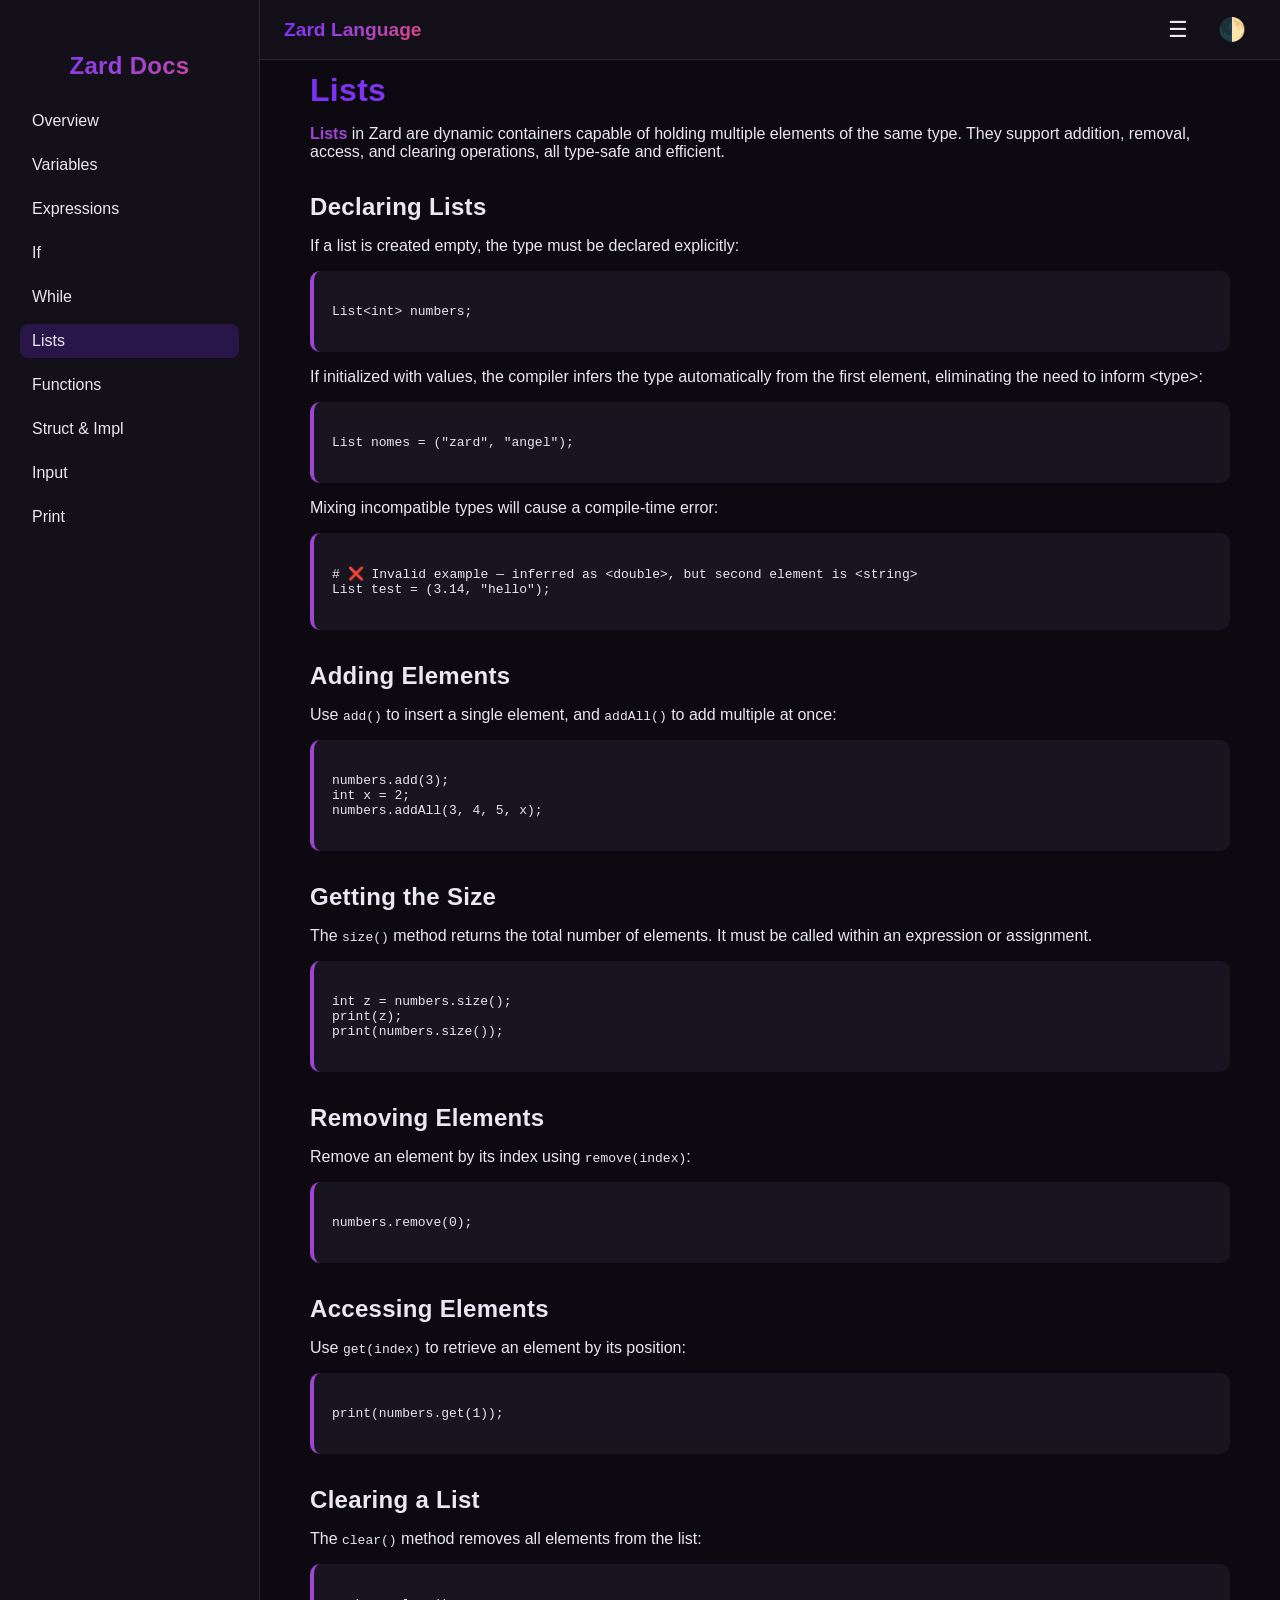
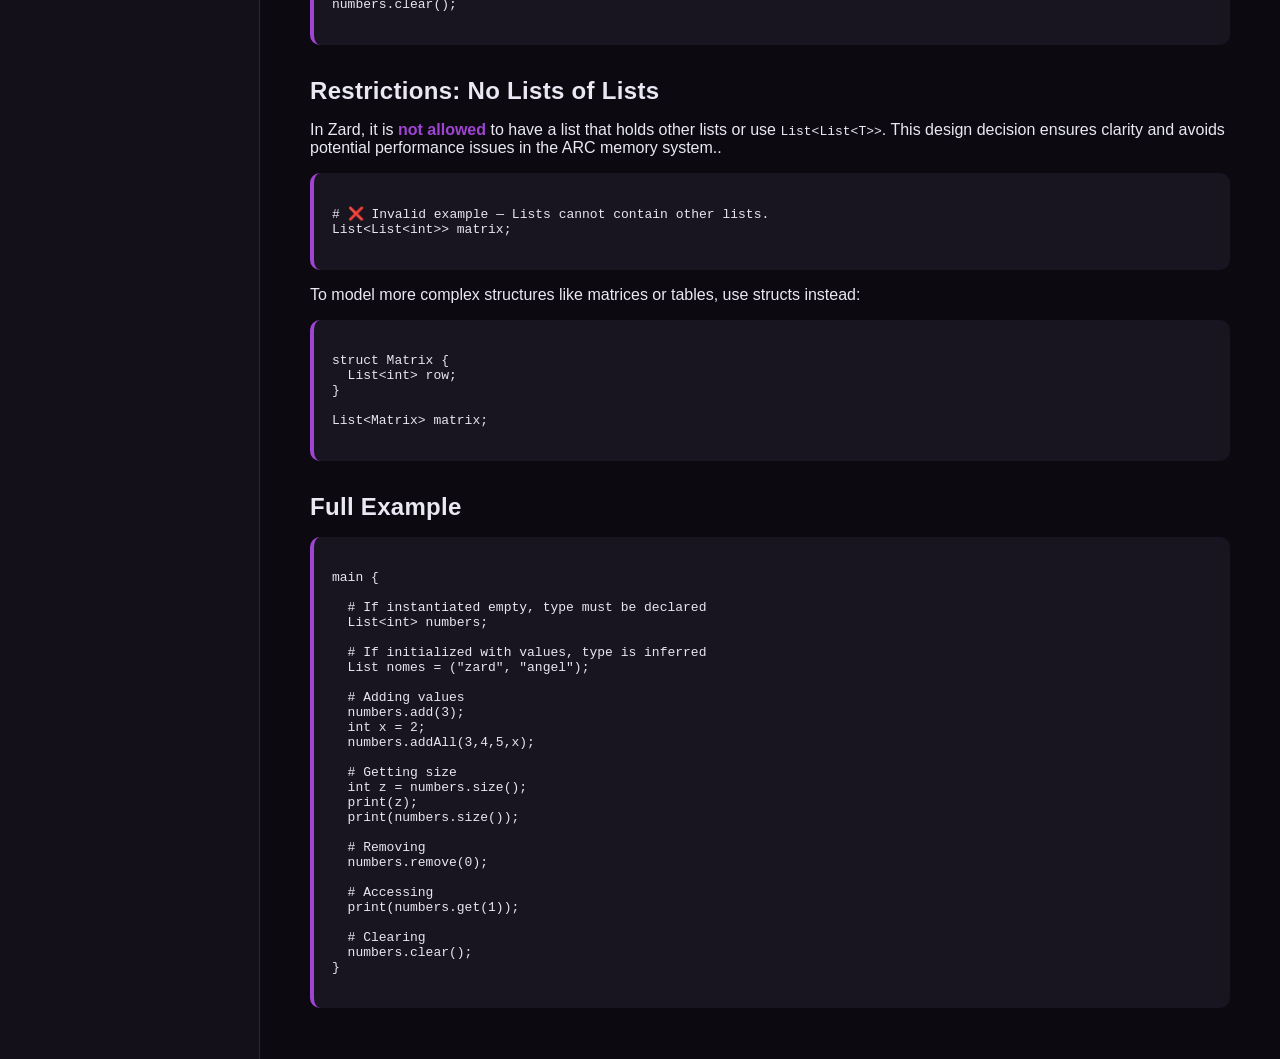
<file: lists.html>
<!DOCTYPE html>
<html lang="en">
<head>
  <meta charset="UTF-8">
  <meta name="viewport" content="width=device-width, initial-scale=1.0">
  <title>Zard Language — Lists</title>
  <link rel="stylesheet" href="style.css">
</head>
<body>
  <div id="sidebar">
    <h2>Zard Docs</h2>
    <a href="index.html">Overview</a>
    <a href="variables.html">Variables</a>
    <a href="expression.html">Expressions</a>
    <a href="if.html">If</a>
    <a href="while.html">While</a>
    <a href="lists.html" style="background: rgba(123,47,247,0.2);">Lists</a>
    <a href="function.html">Functions</a>
    <a href="structs.html">Struct & Impl</a>
    <a href="input.html">Input</a>
    <a href="print.html">Print</a>
  </div>

  <div id="content">
    <div id="topbar">
      <div id="logo">Zard Language</div>
      <div class="top-buttons">
        <button id="toggleSidebar">☰</button>
        <button id="toggleTheme">🌓</button>
      </div>
    </div>

    <section id="lists">
      <h1>Lists</h1>
      <p>
        <strong>Lists</strong> in Zard are dynamic containers capable of holding multiple elements of the same type.  
        They support addition, removal, access, and clearing operations, all type-safe and efficient.
      </p>

      <h2>Declaring Lists</h2>
      <p>
        If a list is created empty, the type must be declared explicitly:
      </p>
      <pre><code class="language-zard">
List&lt;int&gt; numbers;
      </code></pre>

      <p>
        If initialized with values, the compiler infers the type automatically from the first element, eliminating the need to inform &lt;type&gt;:
      </p>
      <pre><code class="language-zard">
List nomes = ("zard", "angel");
      </code></pre>

      <p>
        Mixing incompatible types will cause a compile-time error:
      </p>
      <pre><code class="language-zard">
# ❌ Invalid example — inferred as &lt;double&gt;, but second element is &lt;string&gt;
List test = (3.14, "hello");
      </code></pre>

      <h2>Adding Elements</h2>
      <p>
        Use <code>add()</code> to insert a single element, and <code>addAll()</code> to add multiple at once:
      </p>
      <pre><code class="language-zard">
numbers.add(3);
int x = 2;
numbers.addAll(3, 4, 5, x);
      </code></pre>

      <h2>Getting the Size</h2>
      <p>
        The <code>size()</code> method returns the total number of elements.
        It must be called within an expression or assignment.
      </p>
      <pre><code class="language-zard">
int z = numbers.size();
print(z);
print(numbers.size());
      </code></pre>

      <h2>Removing Elements</h2>
      <p>
        Remove an element by its index using <code>remove(index)</code>:
      </p>
      <pre><code class="language-zard">
numbers.remove(0);
      </code></pre>

      <h2>Accessing Elements</h2>
      <p>
        Use <code>get(index)</code> to retrieve an element by its position:
      </p>
      <pre><code class="language-zard">
print(numbers.get(1));
      </code></pre>

      <h2>Clearing a List</h2>
      <p>
        The <code>clear()</code> method removes all elements from the list:
      </p>
      <pre><code class="language-zard">
numbers.clear();
      </code></pre>

      <h2>Restrictions: No Lists of Lists</h2>
      <p>
        In Zard, it is <strong>not allowed</strong> to have a list that holds other lists or use <code>List&lt;List&lt;T&gt;&gt;</code>.
        This design decision ensures clarity and avoids potential performance issues in the ARC memory system..
      </p>
      <pre><code class="language-zard">
# ❌ Invalid example — Lists cannot contain other lists.
List&lt;List&lt;int&gt;&gt; matrix;
      </code></pre>
      <p>
        To model more complex structures like matrices or tables, use structs instead:
      </p>
      <pre><code class="language-zard">
struct Matrix {
  List&lt;int&gt; row;
}

List&lt;Matrix&gt; matrix;
      </code></pre>

      <h2>Full Example</h2>
      <pre><code class="language-zard">
main {

  # If instantiated empty, type must be declared
  List&lt;int&gt; numbers;

  # If initialized with values, type is inferred
  List nomes = ("zard", "angel");

  # Adding values
  numbers.add(3);
  int x = 2;
  numbers.addAll(3,4,5,x);

  # Getting size
  int z = numbers.size();
  print(z);
  print(numbers.size());

  # Removing
  numbers.remove(0);

  # Accessing
  print(numbers.get(1));

  # Clearing
  numbers.clear();
}
      </code></pre>
    </section>
  </div>

  <script src="script.js"></script>
</body>
</html>
</file>
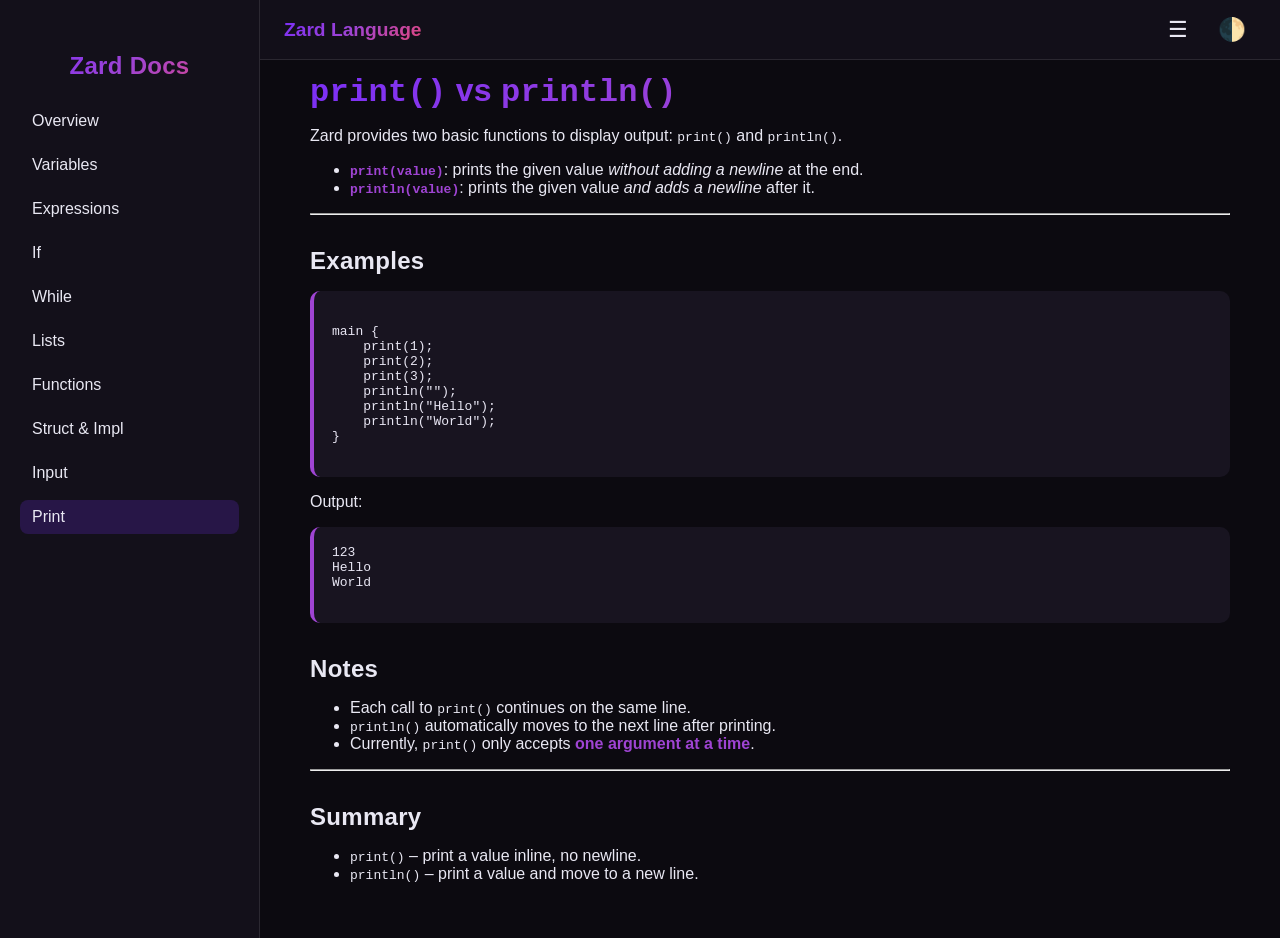
<file: print.html>
<!DOCTYPE html>
<html lang="en">
<head>
  <meta charset="UTF-8">
  <meta name="viewport" content="width=device-width, initial-scale=1.0">
  <title>Zard Language — Print & Println</title>
  <link rel="stylesheet" href="style.css">
</head>
<body>

  <div id="sidebar">
    <h2>Zard Docs</h2>
    <a href="index.html">Overview</a>
    <a href="variables.html">Variables</a>
    <a href="expression.html">Expressions</a>
    <a href="if.html">If</a>
    <a href="while.html">While</a>
    <a href="lists.html">Lists</a>
    <a href="function.html">Functions</a>
    <a href="structs.html">Struct & Impl</a>
    <a href="input.html">Input</a>
    <a href="print.html" style="background: rgba(123,47,247,0.2);">Print</a>
  </div>

  <div id="content">
    <div id="topbar">
      <div id="logo">Zard Language</div>
      <div class="top-buttons">
        <button id="toggleSidebar">☰</button>
        <button id="toggleTheme">🌓</button>
      </div>
    </div>

    <section id="print">
      <h1><code>print()</code> vs <code>println()</code></h1>

      <p>
        Zard provides two basic functions to display output: <code>print()</code> and <code>println()</code>.
      </p>

      <ul>
        <li><strong><code>print(value)</code></strong>: prints the given value <em>without adding a newline</em> at the end.</li>
        <li><strong><code>println(value)</code></strong>: prints the given value <em>and adds a newline</em> after it.</li>
      </ul>

      <hr>

      <h2>Examples</h2>

      <pre><code class="language-zard">
main {
    print(1);
    print(2);
    print(3);
    println("");
    println("Hello");
    println("World");
}
      </code></pre>

      <p>Output:</p>
      <pre>
123
Hello
World
      </pre>

      <h2>Notes</h2>
      <ul>
        <li>Each call to <code>print()</code> continues on the same line.</li>
        <li><code>println()</code> automatically moves to the next line after printing.</li>
        <li>Currently, <code>print()</code> only accepts <strong>one argument at a time</strong>.</li>
      </ul>

      <hr>

      <h2>Summary</h2>
      <ul>
        <li><code>print()</code> – print a value inline, no newline.</li>
        <li><code>println()</code> – print a value and move to a new line.</li>
      </ul>

    </section>
  </div>

  <script src="script.js"></script>
</body>
</html>
</file>
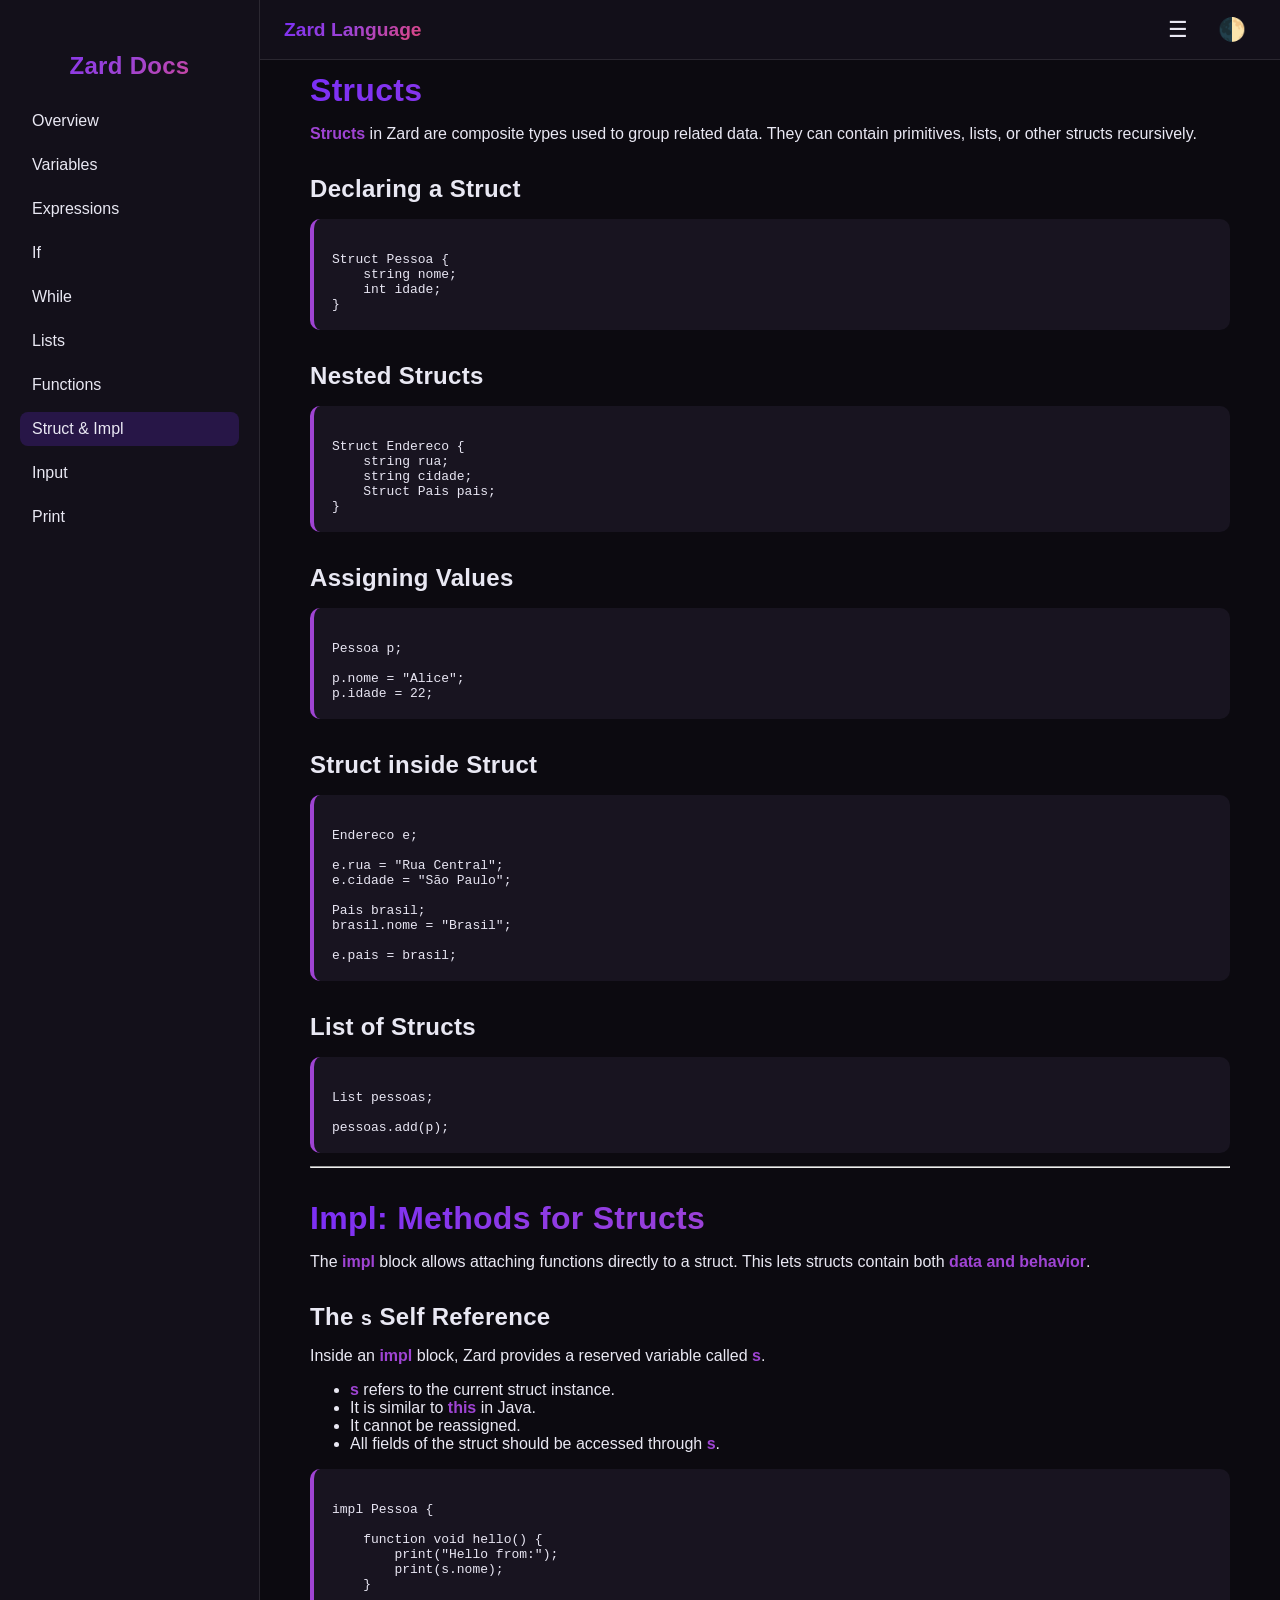
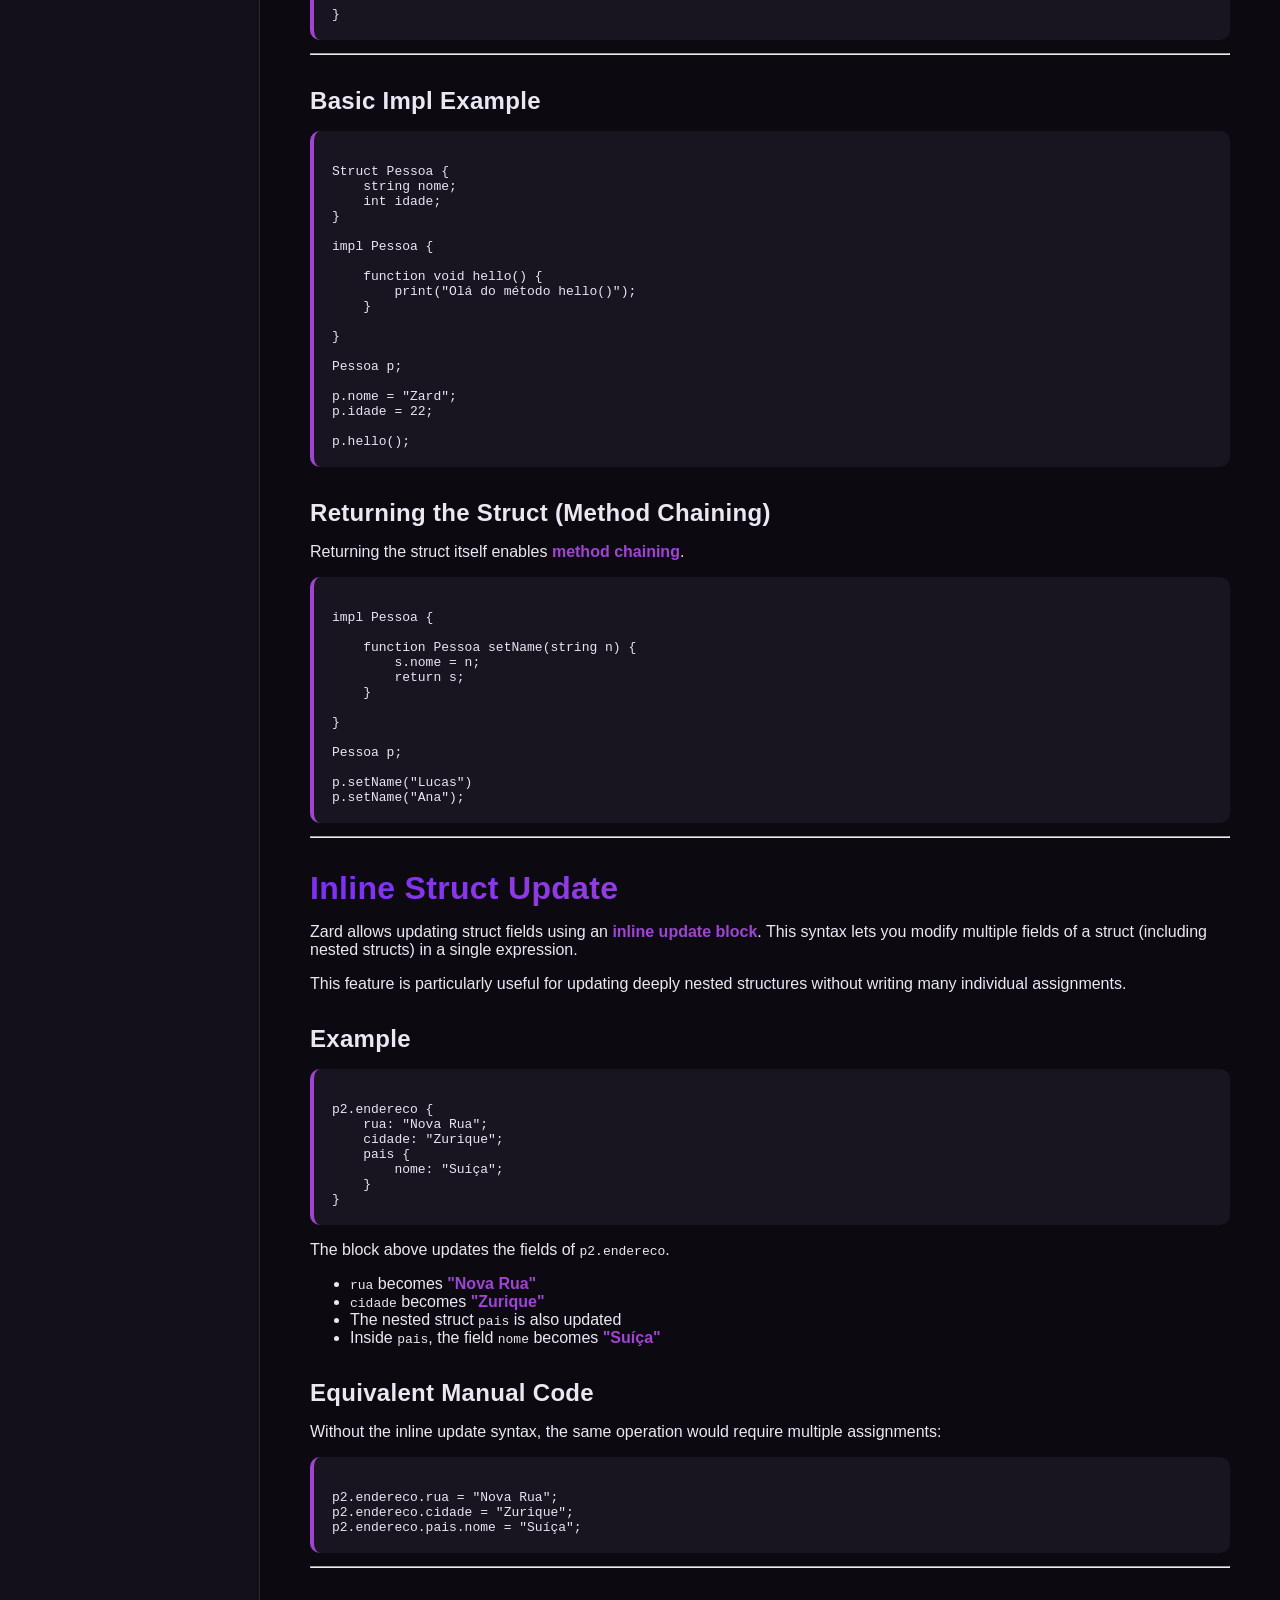
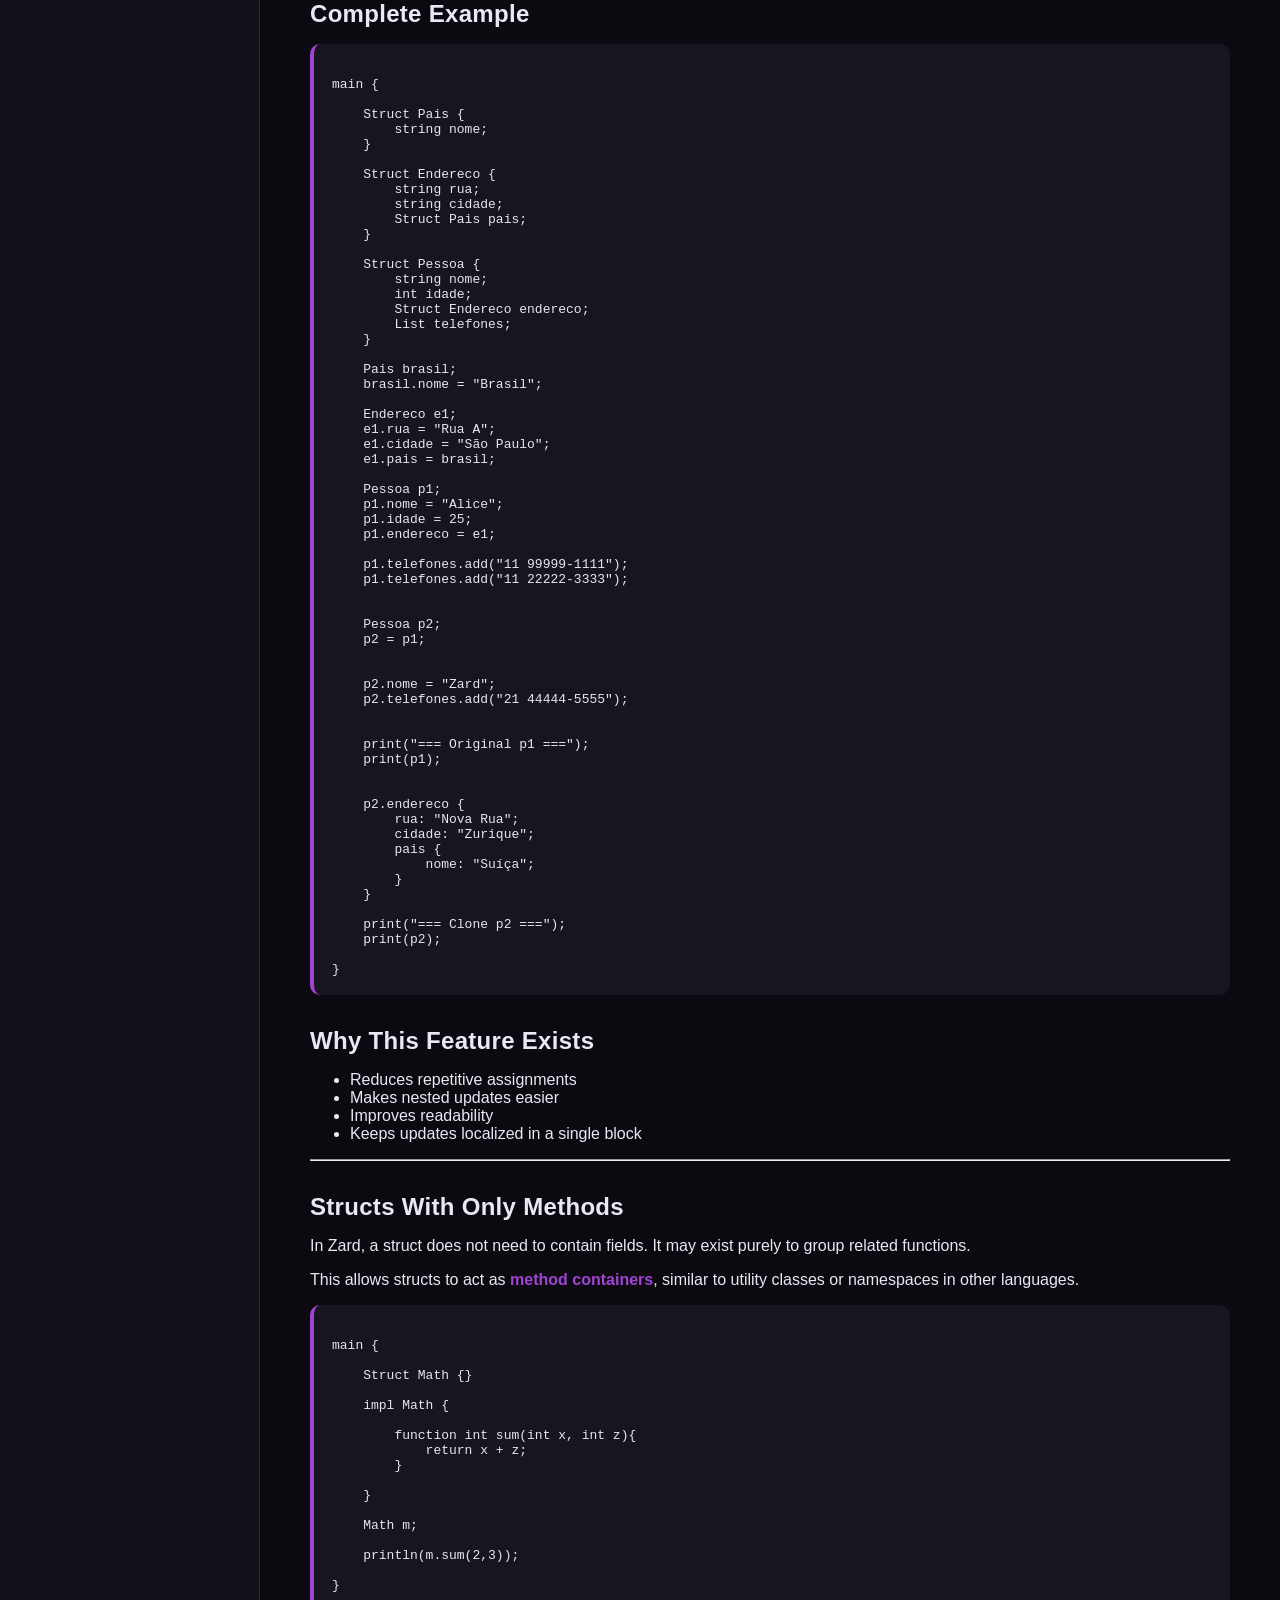
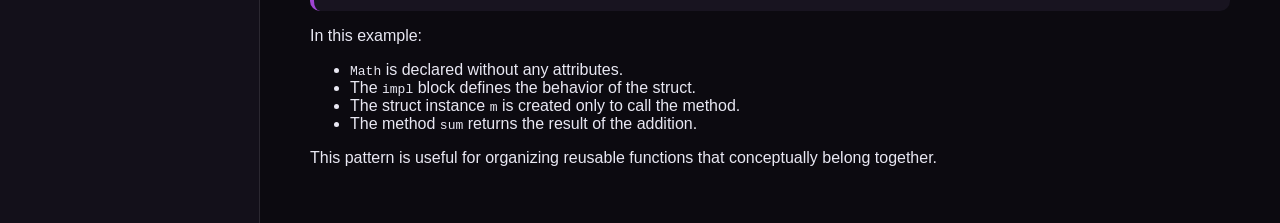
<file: structs.html>
<!DOCTYPE html>

<html lang="en">
<head>
  <meta charset="UTF-8">
  <meta name="viewport" content="width=device-width, initial-scale=1.0">
  <title>Zard Language — Structs & Impl</title>
  <link rel="stylesheet" href="style.css">
</head>

<body>

<div id="sidebar">
  <h2>Zard Docs</h2>
  <a href="index.html">Overview</a>
  <a href="variables.html">Variables</a>
  <a href="expression.html">Expressions</a>
  <a href="if.html">If</a>
  <a href="while.html">While</a>
  <a href="lists.html">Lists</a>
  <a href="function.html">Functions</a>
  <a href="structs.html" style="background: rgba(123,47,247,0.2);">Struct & Impl</a>
  <a href="input.html">Input</a>
  <a href="print.html">Print</a>
</div>

<div id="content">

<div id="topbar">
  <div id="logo">Zard Language</div>

  <div class="top-buttons">
    <button id="toggleSidebar">☰</button>
    <button id="toggleTheme">🌓</button>
  </div>
</div>

<section>

<h1>Structs</h1>

<p>
<strong>Structs</strong> in Zard are composite types used to group related data.
They can contain primitives, lists, or other structs recursively.
</p>

<h2>Declaring a Struct</h2>

<pre><code class="language-zard">
Struct Pessoa {
    string nome;
    int idade;
}
</code></pre>

<h2>Nested Structs</h2>

<pre><code class="language-zard">
Struct Endereco {
    string rua;
    string cidade;
    Struct Pais pais;
}
</code></pre>

<h2>Assigning Values</h2>

<pre><code class="language-zard">
Pessoa p;

p.nome = "Alice";
p.idade = 22;
</code></pre>

<h2>Struct inside Struct</h2>

<pre><code class="language-zard">
Endereco e;

e.rua = "Rua Central";
e.cidade = "São Paulo";

Pais brasil;
brasil.nome = "Brasil";

e.pais = brasil;
</code></pre>

<h2>List of Structs</h2>

<pre><code class="language-zard">
List<Pessoa> pessoas;

pessoas.add(p);
</code></pre>

<hr>

<h1>Impl: Methods for Structs</h1>

<p>
The <strong>impl</strong> block allows attaching functions directly to a struct.
This lets structs contain both <strong>data and behavior</strong>.
</p>

<h2>The <code>s</code> Self Reference</h2>

<p>
Inside an <strong>impl</strong> block, Zard provides a reserved variable called <strong>s</strong>.
</p>

<ul>
<li><strong>s</strong> refers to the current struct instance.</li>
<li>It is similar to <strong>this</strong> in Java.</li>
<li>It cannot be reassigned.</li>
<li>All fields of the struct should be accessed through <strong>s</strong>.</li>
</ul>

<pre><code class="language-zard">
impl Pessoa {

    function void hello() {
        print("Hello from:");
        print(s.nome);
    }

}
</code></pre>

<hr>

<h2>Basic Impl Example</h2>

<pre><code class="language-zard">
Struct Pessoa {
    string nome;
    int idade;
}

impl Pessoa {

    function void hello() {
        print("Olá do método hello()");
    }

}

Pessoa p;

p.nome = "Zard";
p.idade = 22;

p.hello();
</code></pre>

<h2>Returning the Struct (Method Chaining)</h2>

<p>
Returning the struct itself enables <strong>method chaining</strong>.
</p>

<pre><code class="language-zard">
impl Pessoa {

    function Pessoa setName(string n) {
        s.nome = n;
        return s;
    }

}

Pessoa p;

p.setName("Lucas")
p.setName("Ana");
</code></pre>

<hr>

<h1>Inline Struct Update</h1>

<p>
Zard allows updating struct fields using an <strong>inline update block</strong>.
This syntax lets you modify multiple fields of a struct (including nested structs)
in a single expression.
</p>

<p>
This feature is particularly useful for updating deeply nested structures
without writing many individual assignments.
</p>

<h2>Example</h2>

<pre><code class="language-zard">
p2.endereco {
    rua: "Nova Rua";
    cidade: "Zurique";
    pais {
        nome: "Suíça";
    }
}
</code></pre>

<p>
The block above updates the fields of <code>p2.endereco</code>.
</p>

<ul>
<li><code>rua</code> becomes <strong>"Nova Rua"</strong></li>
<li><code>cidade</code> becomes <strong>"Zurique"</strong></li>
<li>The nested struct <code>pais</code> is also updated</li>
<li>Inside <code>pais</code>, the field <code>nome</code> becomes <strong>"Suíça"</strong></li>
</ul>

<h2>Equivalent Manual Code</h2>

<p>
Without the inline update syntax, the same operation would require multiple assignments:
</p>

<pre><code class="language-zard">
p2.endereco.rua = "Nova Rua";
p2.endereco.cidade = "Zurique";
p2.endereco.pais.nome = "Suíça";
</code></pre>

<hr>

<h2>Complete Example</h2>

<pre><code class="language-zard">
main {

    Struct Pais {
        string nome;
    }

    Struct Endereco {
        string rua;
        string cidade;
        Struct Pais pais;
    }

    Struct Pessoa {
        string nome;
        int idade;
        Struct Endereco endereco;
        List<string> telefones;
    }

    Pais brasil;
    brasil.nome = "Brasil";

    Endereco e1;
    e1.rua = "Rua A";
    e1.cidade = "São Paulo";
    e1.pais = brasil;

    Pessoa p1;
    p1.nome = "Alice";
    p1.idade = 25;
    p1.endereco = e1;

    p1.telefones.add("11 99999-1111");
    p1.telefones.add("11 22222-3333");


    Pessoa p2;
    p2 = p1;


    p2.nome = "Zard";
    p2.telefones.add("21 44444-5555");


    print("=== Original p1 ===");
    print(p1);


    p2.endereco {
        rua: "Nova Rua";
        cidade: "Zurique";
        pais {
            nome: "Suíça";
        }
    }

    print("=== Clone p2 ===");
    print(p2);

}
</code></pre>

<h2>Why This Feature Exists</h2>

<ul>
<li>Reduces repetitive assignments</li>
<li>Makes nested updates easier</li>
<li>Improves readability</li>
<li>Keeps updates localized in a single block</li>
</ul>



<hr>

<h2>Structs With Only Methods</h2>

<p>
In Zard, a struct does not need to contain fields.  
It may exist purely to group related functions.
</p>

<p>
This allows structs to act as <strong>method containers</strong>, similar to
utility classes or namespaces in other languages.
</p>

<pre><code class="language-zard">
main {

    Struct Math {}

    impl Math {

        function int sum(int x, int z){
            return x + z;
        }

    }

    Math m;

    println(m.sum(2,3));

}
</code></pre>

<p>
In this example:
</p>

<ul>
<li><code>Math</code> is declared without any attributes.</li>
<li>The <code>impl</code> block defines the behavior of the struct.</li>
<li>The struct instance <code>m</code> is created only to call the method.</li>
<li>The method <code>sum</code> returns the result of the addition.</li>
</ul>

<p>
This pattern is useful for organizing reusable functions
that conceptually belong together.
</p>

</section>

</div>

<script src="script.js"></script>

</body>
</html>
</file>
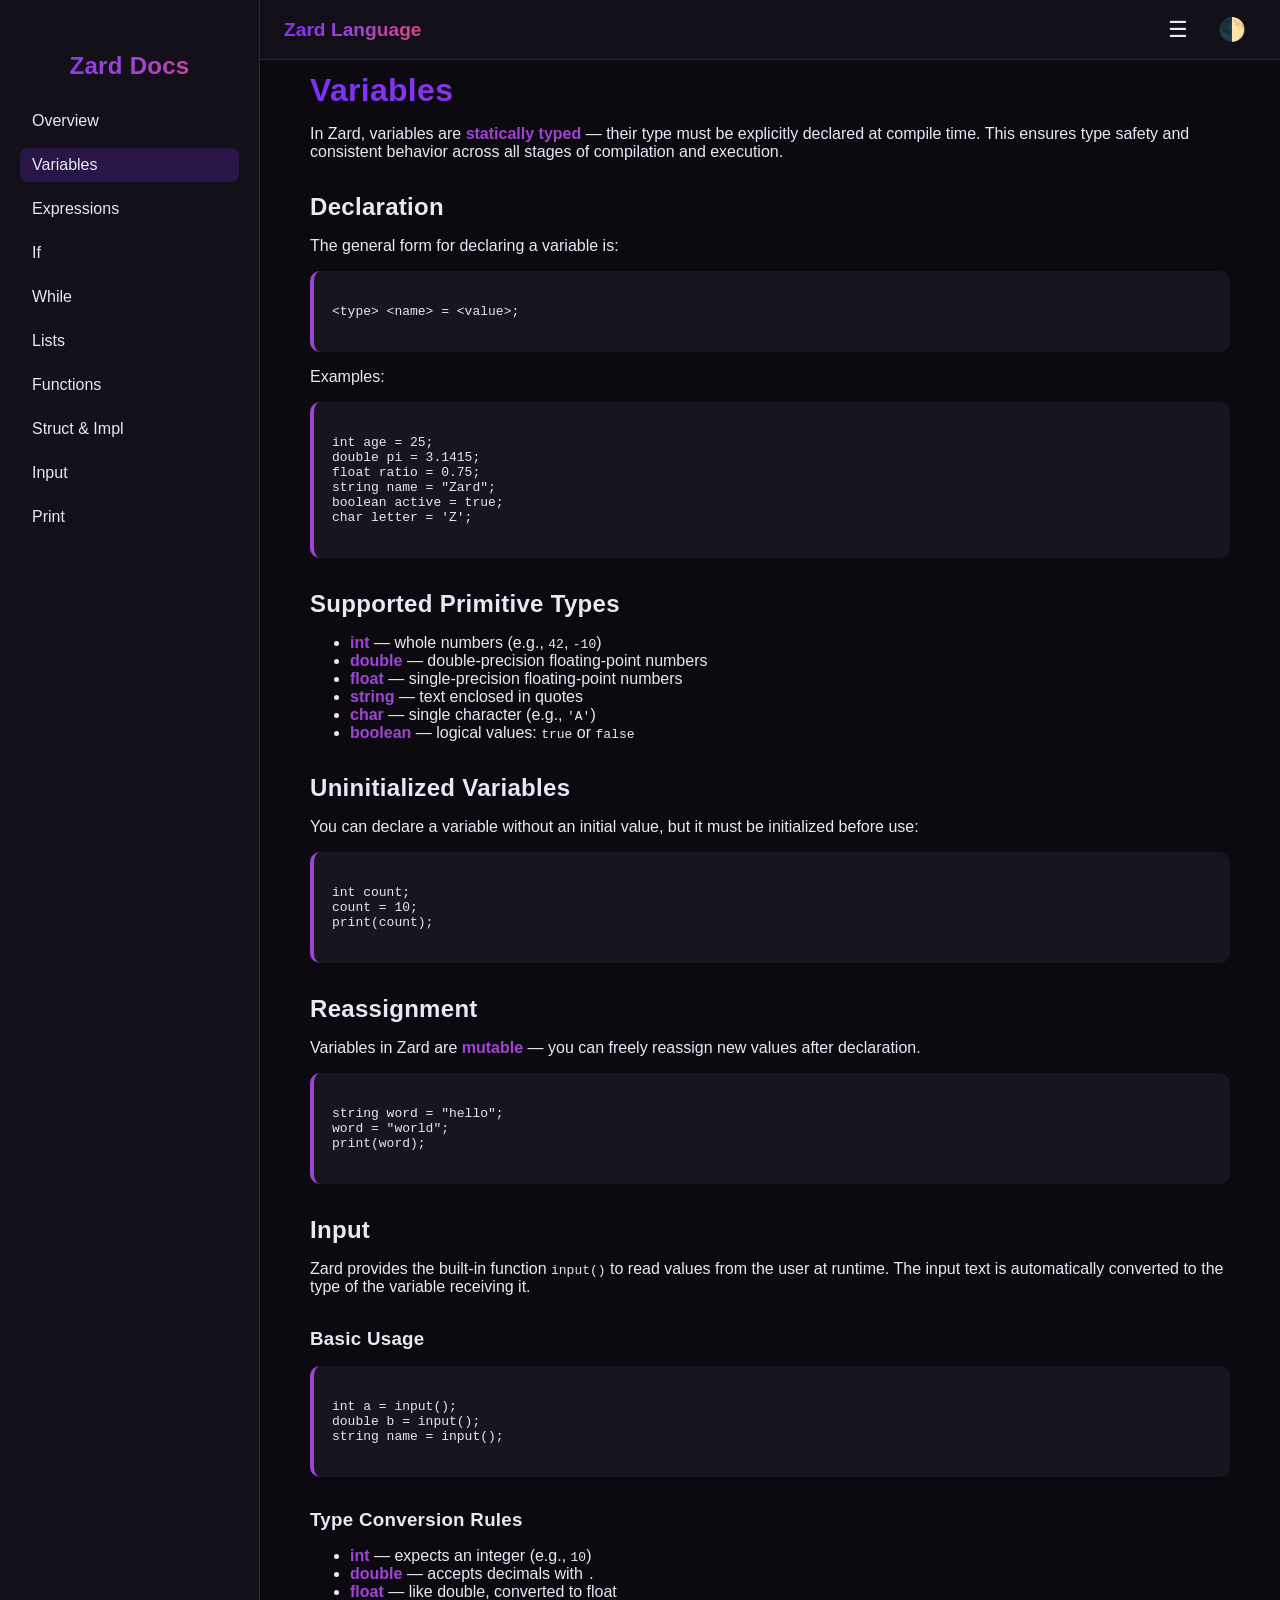
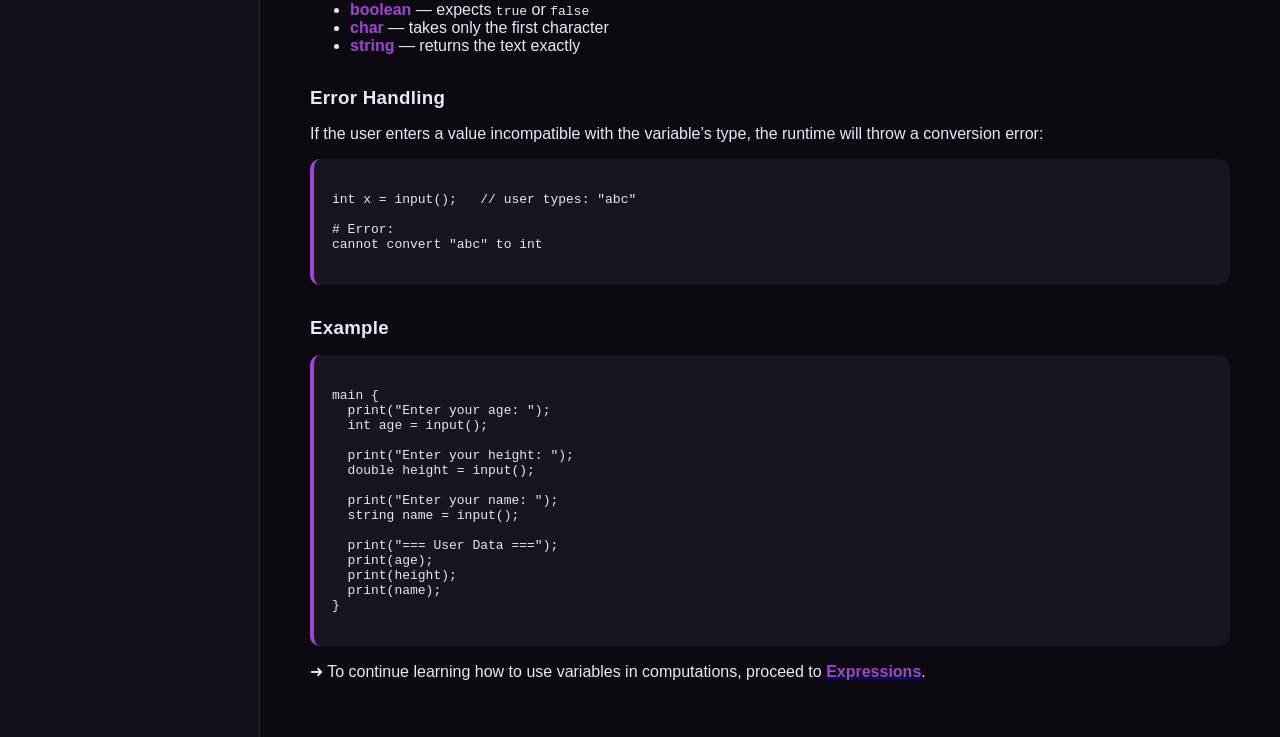
<file: variables.html>
<!DOCTYPE html>
<html lang="en">
<head>
  <meta charset="UTF-8">
  <meta name="viewport" content="width=device-width, initial-scale=1.0">
  <title>Zard Language — Variables</title>
  <link rel="stylesheet" href="style.css">
</head>
<body>
  <div id="sidebar">
    <h2>Zard Docs</h2>
    <a href="index.html">Overview</a>
    <a href="variables.html" style="background: rgba(123,47,247,0.2);">Variables</a>
    <a href="expression.html">Expressions</a>
    <a href="if.html">If</a>
    <a href="while.html">While</a>
    <a href="lists.html">Lists</a>
    <a href="function.html">Functions</a>
     <a href="structs.html">Struct & Impl</a>
    <a href="input.html">Input</a>
    <a href="print.html">Print</a>
  </div>

  <div id="content">
    <div id="topbar">
      <div id="logo">Zard Language</div>
      <div class="top-buttons">
        <button id="toggleSidebar">☰</button>
        <button id="toggleTheme">🌓</button>
      </div>
    </div>

    <section id="variables">
      <h1>Variables</h1>
      <p>
        In Zard, variables are <strong>statically typed</strong> — their type must be explicitly declared at compile time.  
        This ensures type safety and consistent behavior across all stages of compilation and execution.
      </p>

      <h2>Declaration</h2>
      <p>The general form for declaring a variable is:</p>

      <pre><code class="language-zard">
&lt;type&gt; &lt;name&gt; = &lt;value&gt;;
      </code></pre>

      <p>Examples:</p>
      <pre><code class="language-zard">
int age = 25;
double pi = 3.1415;
float ratio = 0.75;
string name = "Zard";
boolean active = true;
char letter = 'Z';
      </code></pre>

      <h2>Supported Primitive Types</h2>
      <ul>
        <li><strong>int</strong> — whole numbers (e.g., <code>42</code>, <code>-10</code>)</li>
        <li><strong>double</strong> — double-precision floating-point numbers</li>
        <li><strong>float</strong> — single-precision floating-point numbers</li>
        <li><strong>string</strong> — text enclosed in quotes</li>
        <li><strong>char</strong> — single character (e.g., <code>'A'</code>)</li>
        <li><strong>boolean</strong> — logical values: <code>true</code> or <code>false</code></li>
      </ul>

      <h2>Uninitialized Variables</h2>
      <p>You can declare a variable without an initial value, but it must be initialized before use:</p>

      <pre><code class="language-zard">
int count;
count = 10;
print(count);
      </code></pre>

      <h2>Reassignment</h2>
      <p>Variables in Zard are <strong>mutable</strong> — you can freely reassign new values after declaration.</p>

      <pre><code class="language-zard">
string word = "hello";
word = "world";
print(word);
      </code></pre>
      <h2>Input</h2>
      <p>
        Zard provides the built-in function <code>input()</code> to read values from the user at runtime.
        The input text is automatically converted to the type of the variable receiving it.
      </p>

      <h3>Basic Usage</h3>

      <pre><code class="language-zard">
int a = input();
double b = input();
string name = input();
      </code></pre>

      <h3>Type Conversion Rules</h3>
      <ul>
        <li><strong>int</strong> — expects an integer (e.g., <code>10</code>)</li>
        <li><strong>double</strong> — accepts decimals with <code>.</code></li>
        <li><strong>float</strong> — like double, converted to float</li>
        <li><strong>boolean</strong> — expects <code>true</code> or <code>false</code></li>
        <li><strong>char</strong> — takes only the first character</li>
        <li><strong>string</strong> — returns the text exactly</li>
      </ul>

      <h3>Error Handling</h3>
      <p>
        If the user enters a value incompatible with the variable’s type,
        the runtime will throw a conversion error:
      </p>

      <pre><code class="language-zard">
int x = input();   // user types: "abc"

# Error:
cannot convert "abc" to int
      </code></pre>

      <h3>Example</h3>

      <pre><code class="language-zard">
main {
  print("Enter your age: ");
  int age = input();

  print("Enter your height: ");
  double height = input();

  print("Enter your name: ");
  string name = input();

  print("=== User Data ===");
  print(age);
  print(height);
  print(name);
}
      </code></pre>

      <p>
        ➜ To continue learning how to use variables in computations, proceed to  
        <a href="expression.html"><strong>Expressions</strong></a>.
      </p>

    </section>
  </div>

  <script src="script.js"></script>
</body>
</html>
</file>
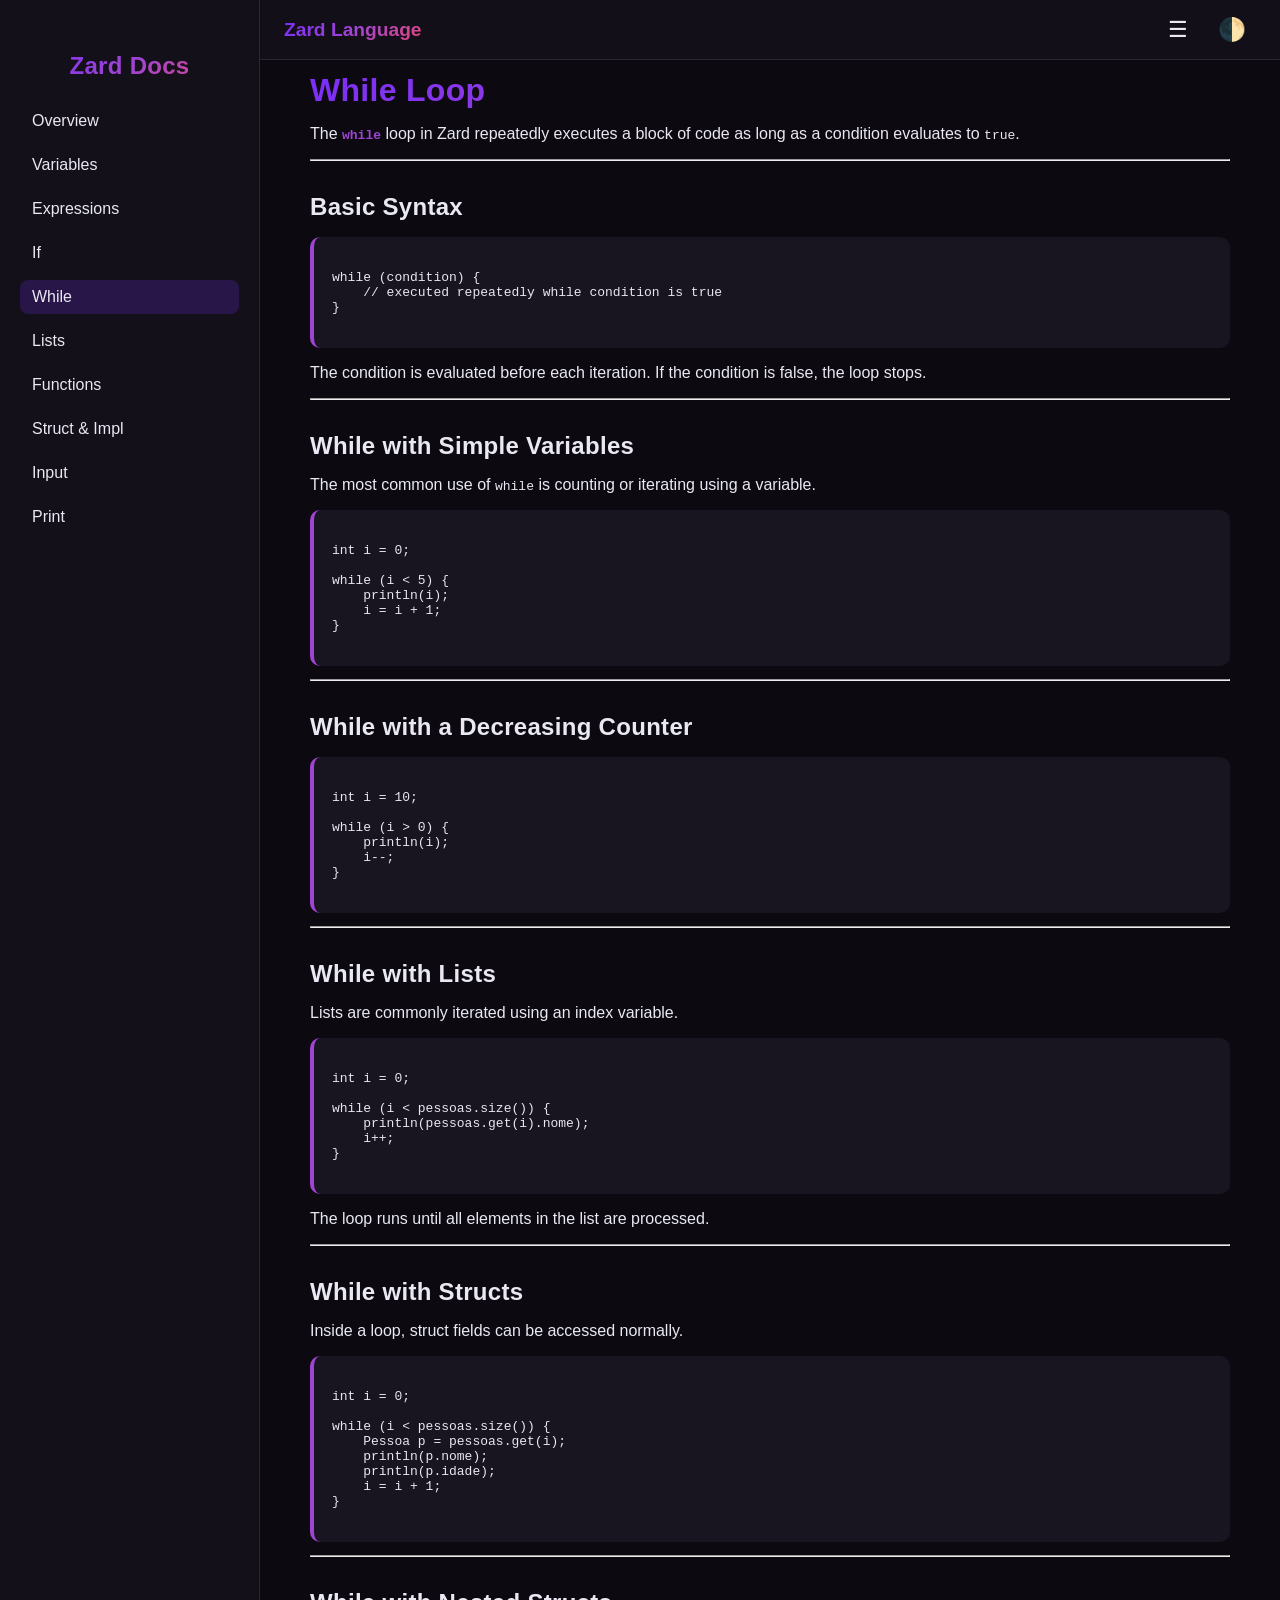
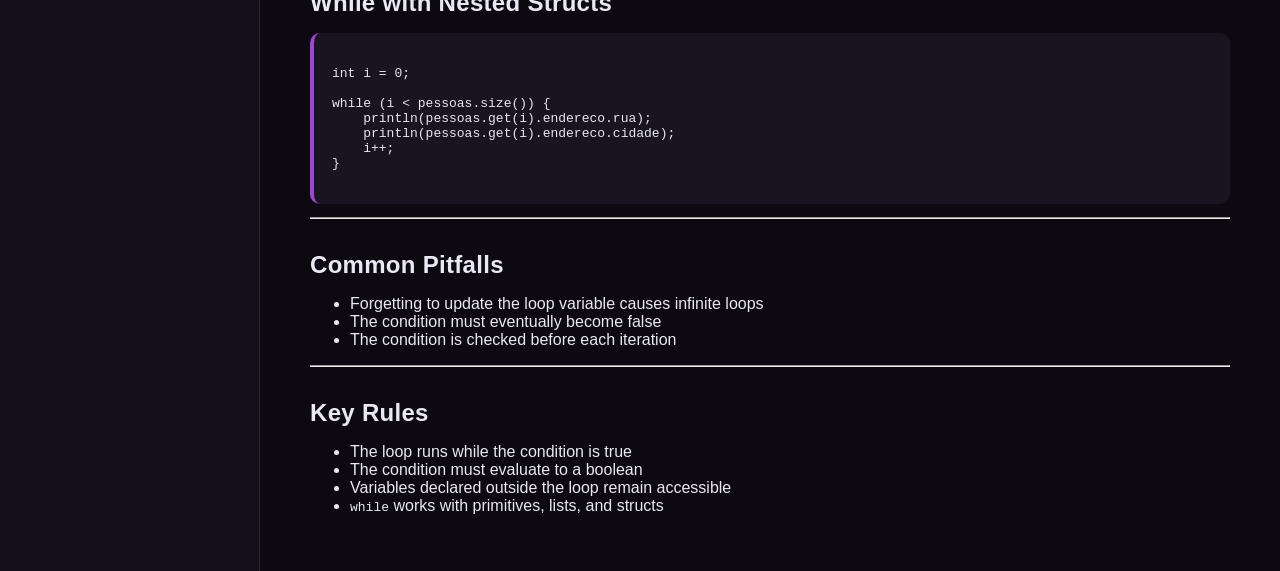
<file: while.html>
<!DOCTYPE html>
<html lang="en">
<head>
  <meta charset="UTF-8">
  <meta name="viewport" content="width=device-width, initial-scale=1.0">
  <title>Zard Language — While</title>
  <link rel="stylesheet" href="style.css">
</head>
<body>

  <div id="sidebar">
    <h2>Zard Docs</h2>
    <a href="index.html">Overview</a>
    <a href="variables.html">Variables</a>
    <a href="expression.html">Expressions</a>
    <a href="if.html">If</a>
    <a href="while.html" style="background: rgba(123,47,247,0.2);">While</a>
    <a href="lists.html">Lists</a>
    <a href="function.html">Functions</a>
    <a href="structs.html">Struct & Impl</a>
    <a href="input.html">Input</a>
    <a href="print.html">Print</a>
  </div>

  <div id="content">
    <div id="topbar">
      <div id="logo">Zard Language</div>
      <div class="top-buttons">
        <button id="toggleSidebar">☰</button>
        <button id="toggleTheme">🌓</button>
      </div>
    </div>

    <section id="while">

      <h1>While Loop</h1>

      <p>
        The <strong><code>while</code></strong> loop in Zard repeatedly executes a block of code
        as long as a condition evaluates to <code>true</code>.
      </p>

      <hr>

      <h2>Basic Syntax</h2>

      <pre><code class="language-zard">
while (condition) {
    // executed repeatedly while condition is true
}
      </code></pre>

      <p>
        The condition is evaluated before each iteration.
        If the condition is false, the loop stops.
      </p>

      <hr>

      <h2>While with Simple Variables</h2>

      <p>
        The most common use of <code>while</code> is counting or iterating using a variable.
      </p>

      <pre><code class="language-zard">
int i = 0;

while (i < 5) {
    println(i);
    i = i + 1;
}
      </code></pre>

      <hr>

      <h2>While with a Decreasing Counter</h2>

      <pre><code class="language-zard">
int i = 10;

while (i > 0) {
    println(i);
    i--;
}
      </code></pre>

      <hr>

      <h2>While with Lists</h2>

      <p>
        Lists are commonly iterated using an index variable.
      </p>

      <pre><code class="language-zard">
int i = 0;

while (i < pessoas.size()) {
    println(pessoas.get(i).nome);
    i++;
}
      </code></pre>

      <p>
        The loop runs until all elements in the list are processed.
      </p>

      <hr>

      <h2>While with Structs</h2>

      <p>
        Inside a loop, struct fields can be accessed normally.
      </p>

      <pre><code class="language-zard">
int i = 0;

while (i < pessoas.size()) {
    Pessoa p = pessoas.get(i);
    println(p.nome);
    println(p.idade);
    i = i + 1;
}
      </code></pre>

      <hr>

      <h2>While with Nested Structs</h2>

      <pre><code class="language-zard">
int i = 0;

while (i < pessoas.size()) {
    println(pessoas.get(i).endereco.rua);
    println(pessoas.get(i).endereco.cidade);
    i++;
}
      </code></pre>

      <hr>

      <h2>Common Pitfalls</h2>

      <ul>
        <li>Forgetting to update the loop variable causes infinite loops</li>
        <li>The condition must eventually become false</li>
        <li>The condition is checked before each iteration</li>
      </ul>

      <hr>

      <h2>Key Rules</h2>

      <ul>
        <li>The loop runs while the condition is true</li>
        <li>The condition must evaluate to a boolean</li>
        <li>Variables declared outside the loop remain accessible</li>
        <li><code>while</code> works with primitives, lists, and structs</li>
      </ul>

    </section>
  </div>

  <script src="script.js"></script>
</body>
</html>
</file>
<file: style.css>
:root {
  --bg-dark: #0c0a10;
  --bg-light: #f8f6f9;
  --text-dark: #e9e8f3;
  --text-light: #1b1b1f;
  --accent: linear-gradient(135deg, #7B2FF7, #9F44D3, #E1467C);
  --purple-neon: #9f44d3;
  --sidebar-width: 260px;
  --transition: 0.3s ease;
}


* {
  box-sizing: border-box;
}

html {
  width: 100%;
  overflow-x: hidden;
}

body {
  margin: 0;
  font-family: 'Inter', sans-serif;
  background-color: var(--bg-dark);
  color: var(--text-dark);
  transition: background-color var(--transition), color var(--transition);
  display: flex;
  min-height: 100vh;
  overflow-x: hidden;
}


#sidebar {
  width: var(--sidebar-width);
  background: rgba(20, 16, 27, 0.95);
  border-right: 1px solid rgba(255, 255, 255, 0.1);
  padding: 20px;
  overflow-y: auto;
  transition: transform var(--transition), background var(--transition);
}

#sidebar.hidden {
  transform: translateX(-100%);
}

#sidebar h2 {
  background: var(--accent);
  -webkit-background-clip: text;
  -webkit-text-fill-color: transparent;
  font-size: 1.5rem;
  margin-bottom: 1.5rem;
  text-align: center;
}

#sidebar a {
  display: block;
  color: var(--text-dark);
  text-decoration: none;
  margin: 10px 0;
  padding: 8px 12px;
  border-radius: 8px;
  transition: background var(--transition), color var(--transition);
}

#sidebar a:hover {
  background: rgba(123, 47, 247, 0.15);
}


#content {
  flex: 1;
  overflow-y: auto;
  padding: 40px 50px;
  background: var(--bg-dark);
  transition: background var(--transition), color var(--transition);
}

h1 {
  font-size: 2rem;
  background: var(--accent);
  -webkit-background-clip: text;
  -webkit-text-fill-color: transparent;
}

h1, h2, h3 {
  font-family: 'Inter', 'Segoe UI', sans-serif;
  margin-top: 2rem;
  margin-bottom: 1rem;
  letter-spacing: 0.3px;
}

strong {
  color: var(--purple-neon);
}


pre {
  background: #181420;
  color: #e8e6f3;
  padding: 18px;
  border-radius: 10px;
  overflow-x: auto;
  font-family: monospace;
  border-left: 4px solid var(--purple-neon);
  transition: background var(--transition), color var(--transition), border var(--transition);

  max-width: 100%;
  box-sizing: border-box;
}

pre code {
  display: block;
  max-width: 100%;
  white-space: pre;
}


#topbar {
  position: fixed;
  left: var(--sidebar-width);
  right: 0;
  top: 0;
  height: 60px;
  background: rgba(20, 16, 27, 0.95);
  display: flex;
  align-items: center;
  justify-content: space-between;
  padding: 0 24px;
  border-bottom: 1px solid rgba(255, 255, 255, 0.1);
  transition: left var(--transition), background var(--transition);
  z-index: 10;
}

#topbar.hidden {
  left: 0;
}

#logo {
  font-weight: 700;
  font-size: 1.2rem;
  background: var(--accent);
  -webkit-background-clip: text;
  -webkit-text-fill-color: transparent;
  user-select: none;
}

.top-buttons {
  display: flex;
  align-items: center;
  gap: 10px;
}

.top-buttons button {
  background: none;
  border: none;
  color: var(--text-dark);
  font-size: 1.4rem;
  cursor: pointer;
  padding: 6px 10px;
  border-radius: 8px;
  transition: color var(--transition), background var(--transition), box-shadow var(--transition);
}

.top-buttons button:hover {
  color: var(--purple-neon);
  background: rgba(123,47,247,0.1);
  box-shadow: 0 0 6px rgba(159,68,211,0.4);
}


body.light {
  background: var(--bg-light);
  color: var(--text-light);
}

body.light #content {
  background: var(--bg-light);
  color: #2a2a2a;
}

body.light #sidebar {
  background: #f0eef9;
  border-right: 1px solid rgba(0,0,0,0.15);
}

body.light #sidebar a {
  color: #111;
}

body.light #sidebar a:hover {
  background: rgba(159,68,211,0.15);
}

body.light pre {
  background: #f2edf7;
  color: #222;
  border-left-color: #9f44d3;
}

body.light #topbar {
  background: #f3eff9;
  border-bottom: 1px solid rgba(0,0,0,0.1);
}

body.light .top-buttons button {
  color: #4a1472;
}


@media (max-width: 900px) {
  body {
    flex-direction: column;
  }

  #sidebar {
    position: fixed;
    top: 60px;
    left: 0;
    height: calc(100% - 60px);
    transform: translateX(-100%);
    z-index: 20;
    box-shadow: 4px 0 15px rgba(0,0,0,0.3);
  }

  #sidebar.show {
    transform: translateX(0);
  }

  #topbar {
    left: 0;
    width: 100%;
    padding: 0 16px;
    z-index: 25;
  }

  #content {
    padding: 80px 20px 40px;
  }

  pre code {
    white-space: pre-wrap;
    word-break: break-word;
  }
}

@media (max-width: 500px) {
  #content {
    padding: 70px 14px 40px;
  }

  pre {
    font-size: 0.85rem;
  }
}
</file>
